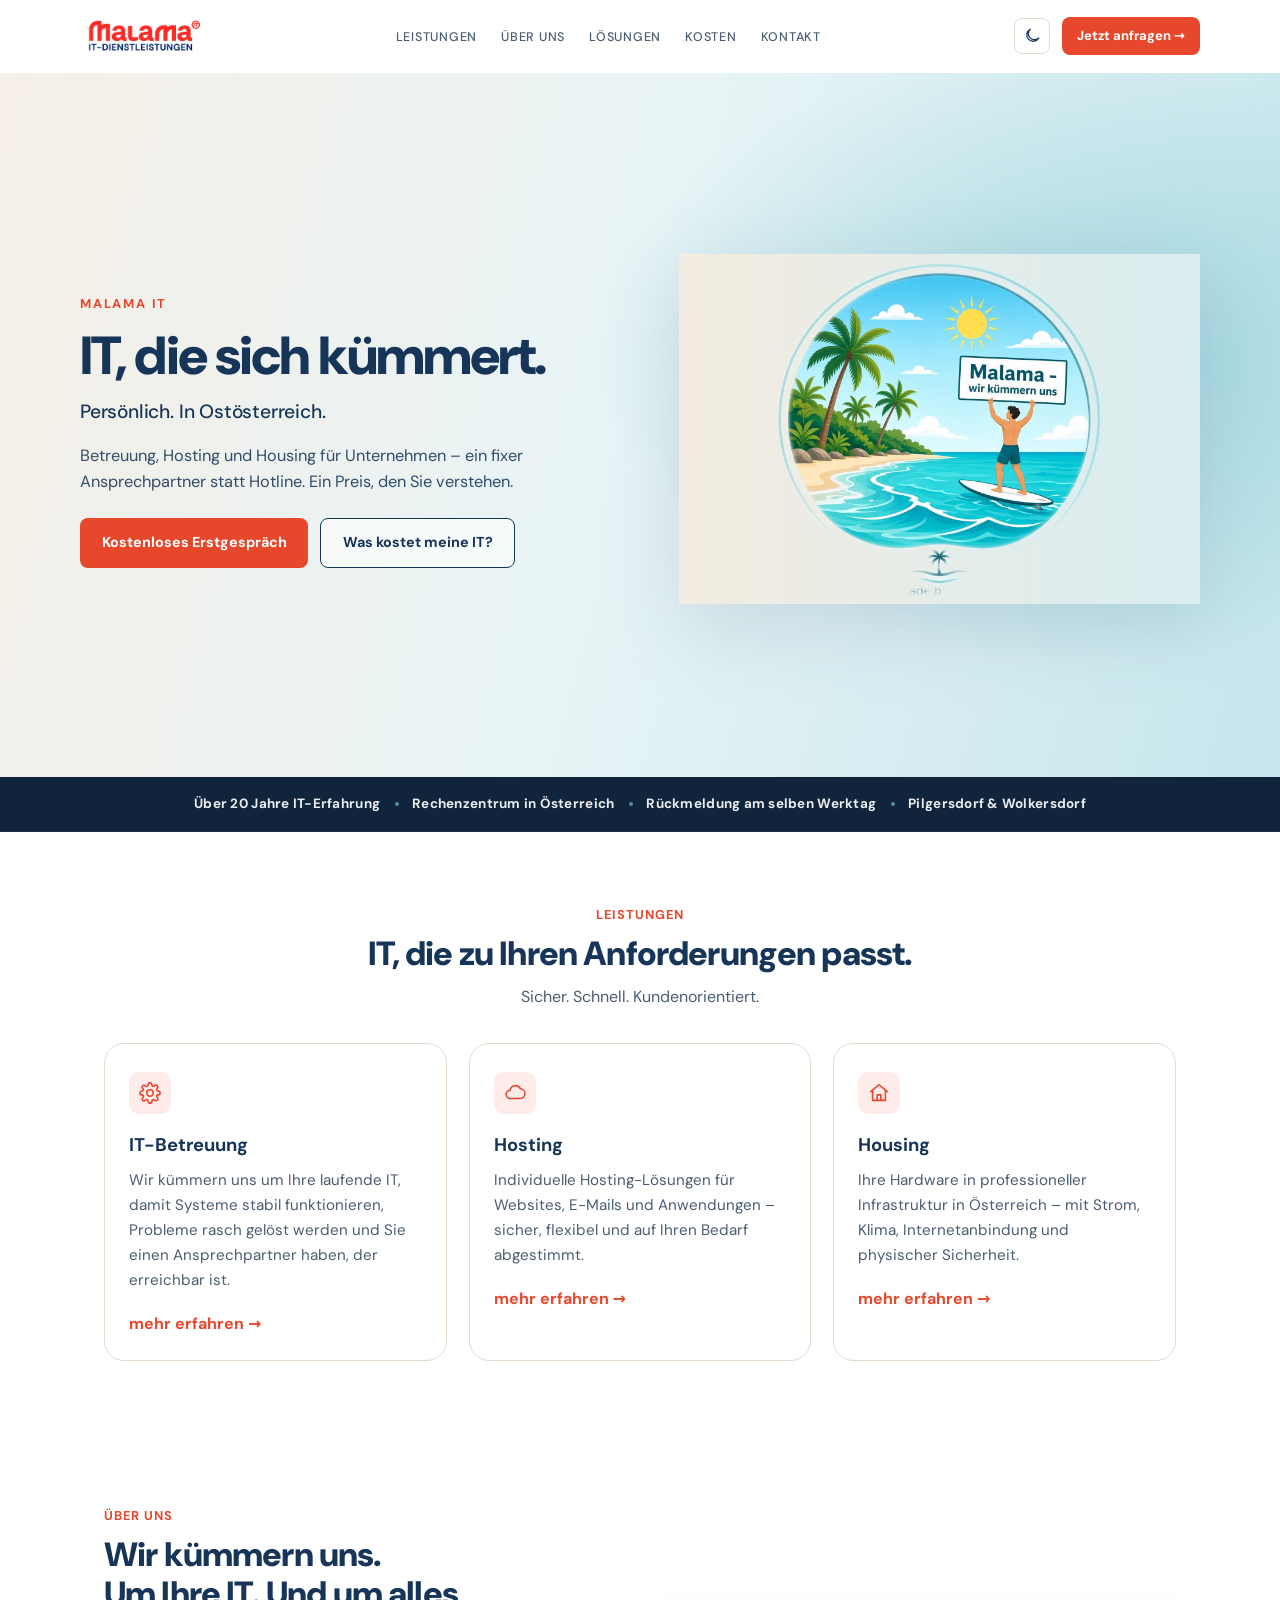
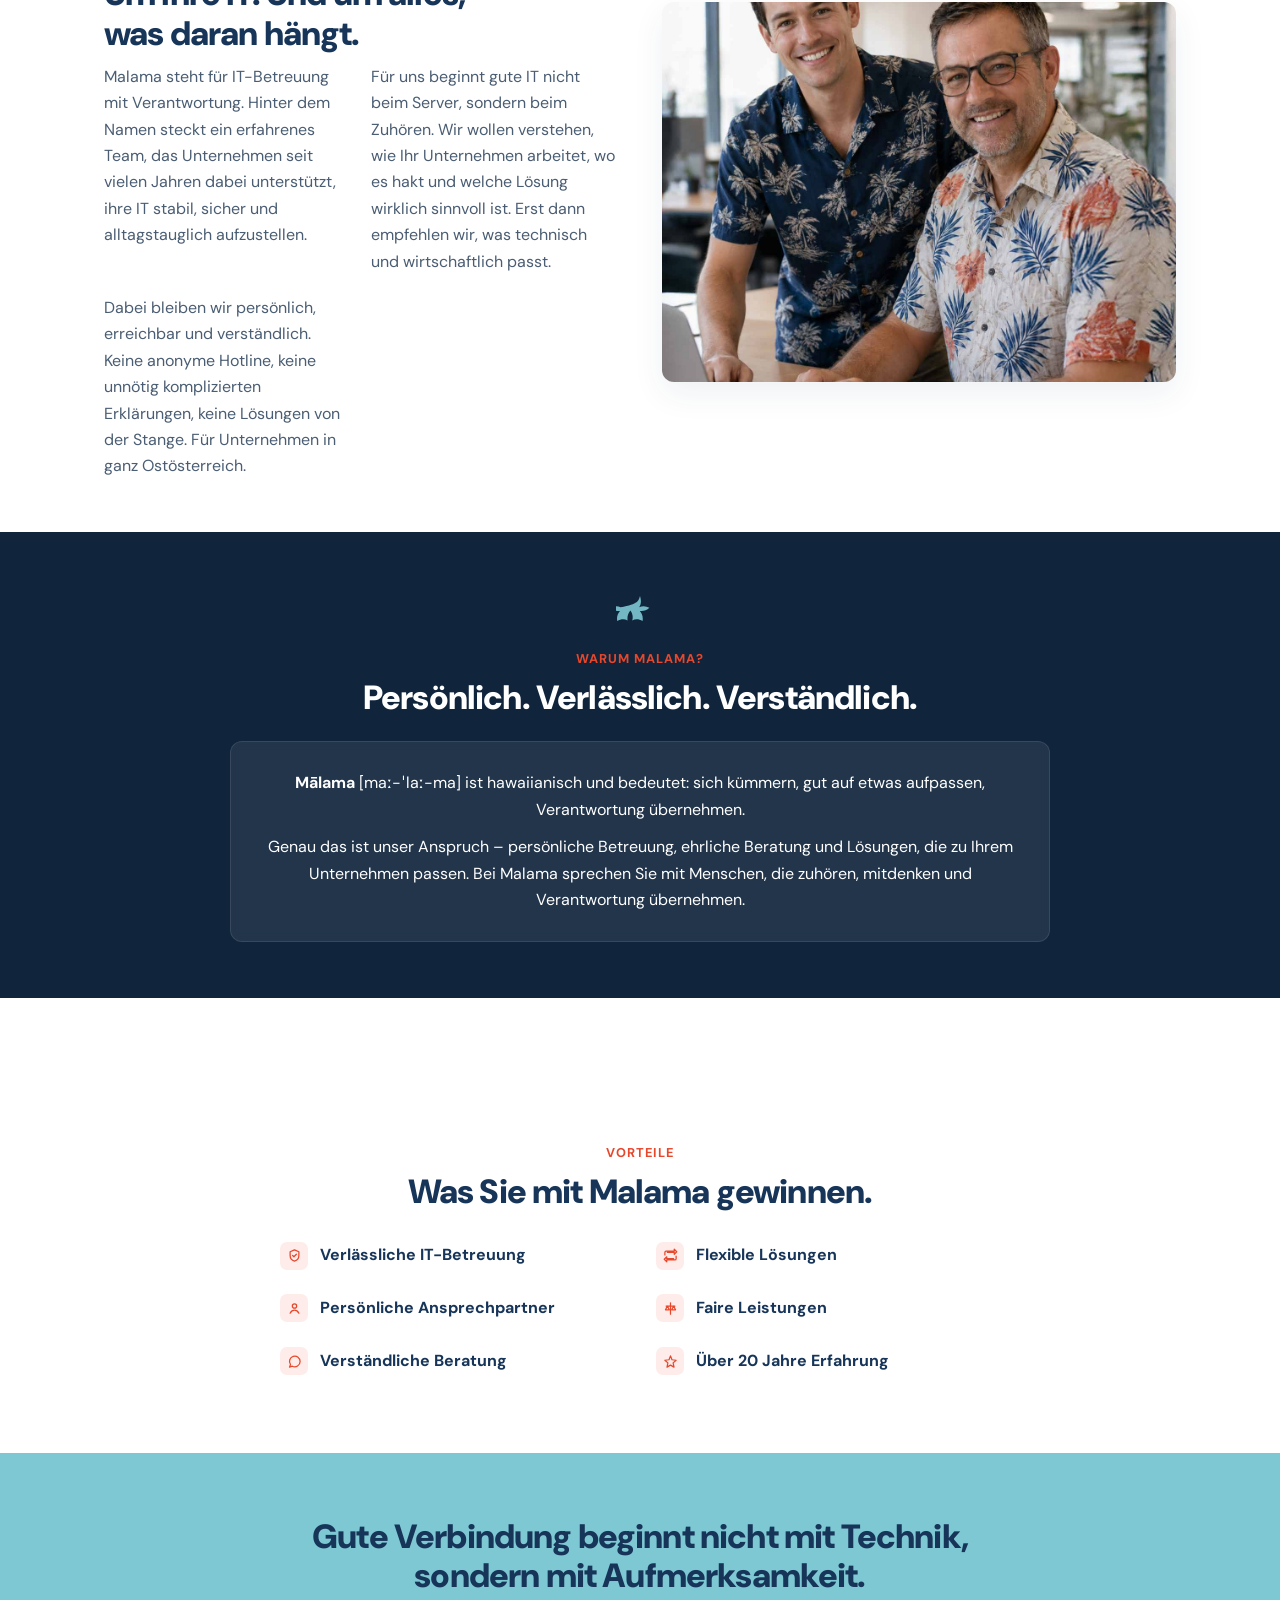
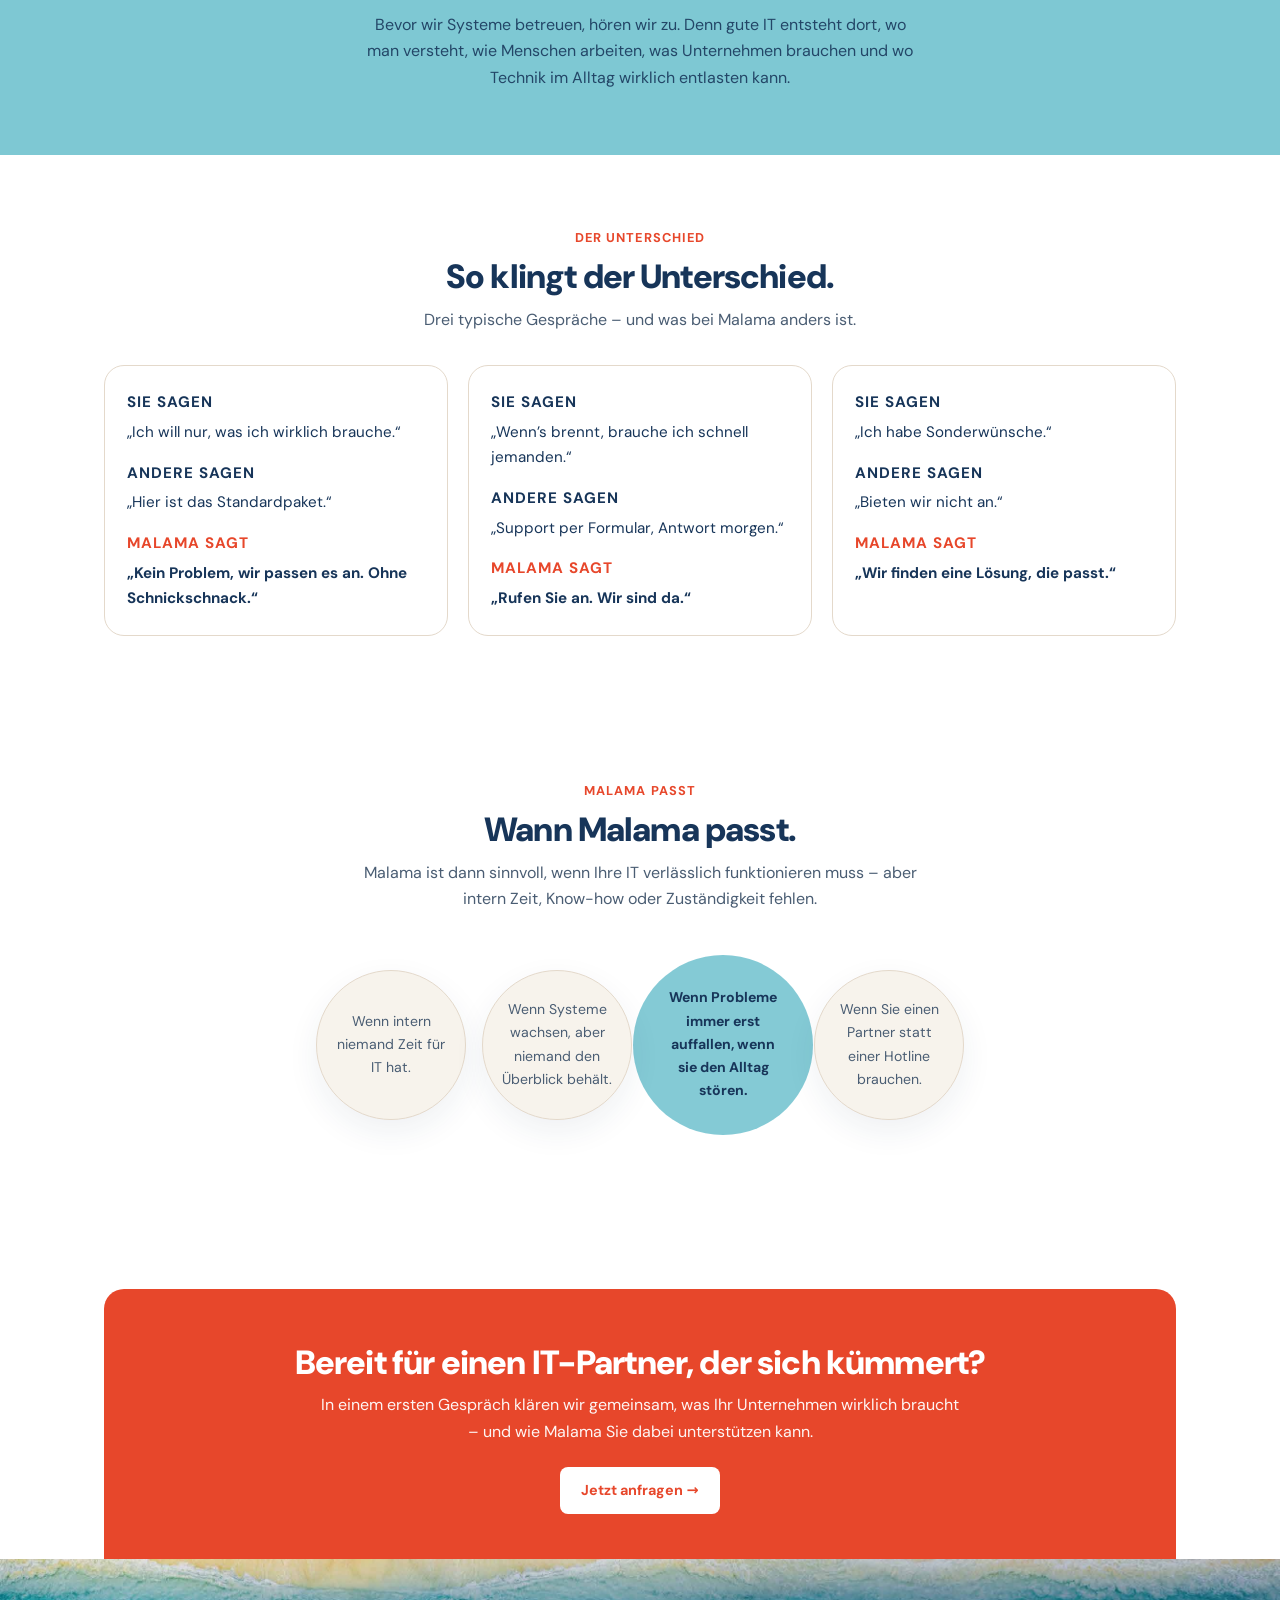
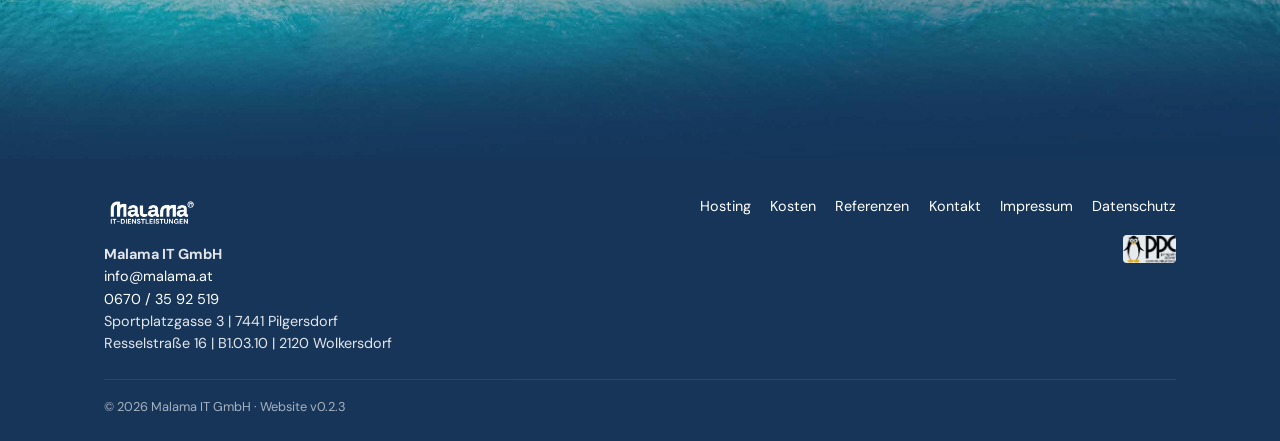
<file: theweb/index.html>
<!DOCTYPE html>
<html lang="de">
<head>
  <meta charset="UTF-8">
  <meta name="viewport" content="width=device-width, initial-scale=1.0">
  <!-- Security (HTML-seitig; vollständige Header via .htaccess / web.config / _headers) -->
  <meta http-equiv="Content-Security-Policy" content="default-src 'self'; base-uri 'self'; object-src 'none'; frame-src 'none'; worker-src 'none'; manifest-src 'self'; media-src 'self'; font-src 'self'; img-src 'self' data:; style-src 'self' 'unsafe-inline'; script-src 'self' 'unsafe-inline'; connect-src 'self'; form-action 'self' mailto:; upgrade-insecure-requests">
  <meta name="referrer" content="strict-origin-when-cross-origin">
  <meta name="version" content="0.2.3">
  <meta name="version-date" content="2026-11-27">
  <title>Malama IT – IT, die sich kümmert | Ostösterreich</title>
  <meta name="description" content="Malama IT aus Pilgersdorf: persönliche IT-Betreuung, Hosting und Housing in Ostösterreich. Ein fixer Ansprechpartner, faire Preise, über 20 Jahre Erfahrung.">
  <meta name="author" content="Malama IT GmbH">
  <meta name="theme-color" content="#173559">
  <meta name="color-scheme" content="light dark">
  <meta name="format-detection" content="telephone=yes">
  <link rel="canonical" href="https://malama.at/">
  <meta property="og:title" content="Malama IT – IT, die sich kümmert">
  <meta property="og:description" content="Persönliche IT-Betreuung, Hosting und Housing für Unternehmen in Ostösterreich.">
  <meta property="og:image" content="https://malama.at/assets/images/og-image.jpg">
  <meta property="og:type" content="website">
  <meta property="og:url" content="https://malama.at/">
  <meta property="og:locale" content="de_AT">
  <meta property="og:site_name" content="Malama IT">
  <meta name="twitter:card" content="summary_large_image">
  <meta name="twitter:title" content="Malama IT – IT, die sich kümmert">
  <meta name="twitter:description" content="Persönliche IT-Betreuung, Hosting und Housing für Unternehmen in Ostösterreich.">
  <meta name="twitter:image" content="https://malama.at/assets/images/og-image.jpg">
  <link rel="icon" type="image/png" href="assets/images/favicon.png">
  <link rel="apple-touch-icon" href="assets/images/apple-touch-icon.png">
  <link rel="manifest" href="site.webmanifest">
  <link rel="author" type="text/plain" href="humans.txt">
  <link rel="stylesheet" href="assets/fonts/dm-sans.css">
  <link rel="stylesheet" href="assets/css/styles.css">
  <script type="application/ld+json">
  {
    "@context": "https://schema.org",
    "@type": "ProfessionalService",
    "name": "Malama IT GmbH",
    "alternateName": "Malama IT",
    "url": "https://malama.at/",
    "logo": "https://malama.at/assets/images/favicon.png",
    "image": "https://malama.at/assets/images/og-image.jpg",
    "description": "Persönliche IT-Betreuung, Hosting und Housing für Unternehmen in Ostösterreich.",
    "slogan": "IT, die sich kümmert.",
    "email": "info@malama.at",
    "telephone": "+43-670-3592519",
    "areaServed": {
      "@type": "AdministrativeArea",
      "name": "Ostösterreich"
    },
    "address": [
      {
        "@type": "PostalAddress",
        "streetAddress": "Sportplatzgasse 3",
        "postalCode": "7441",
        "addressLocality": "Pilgersdorf",
        "addressCountry": "AT"
      },
      {
        "@type": "PostalAddress",
        "streetAddress": "Resselstraße 16, B1.03.10",
        "postalCode": "2120",
        "addressLocality": "Wolkersdorf",
        "addressCountry": "AT"
      }
    ],
    "sameAs": [
      "https://ppc.at"
    ],
    "contactPoint": [
      {
        "@type": "ContactPoint",
        "telephone": "+43-670-3592519",
        "contactType": "customer service",
        "availableLanguage": ["German", "de"],
        "areaServed": "AT"
      }
    ]
  }
  </script>
</head>
<body>
  <header>
    <div class="container header-inner">
      <a href="index.html" class="logo">
        <img src="assets/images/malama_it_logo_light.jpg" alt="Malama IT" class="logo-img logo-img-light">
        <img src="assets/images/malama_it_logo_dark.jpg" alt="Malama IT" class="logo-img logo-img-dark">
      </a>
      <nav>
        <ul>
          <li><a href="#leistungen">Leistungen</a></li>
          <li><a href="#ueber-uns">Über uns</a></li>
          <li><a href="hosting.html">Lösungen</a></li>
          <li><a href="kosten.html">Kosten</a></li>
          <li><a href="kontakt.html">Kontakt</a></li>
        </ul>
      </nav>
      <div class="header-controls">
        <button id="theme-toggle" class="theme-toggle" type="button" aria-label="Dark Mode"></button>
        <a href="kontakt.html" class="btn btn-sm">Jetzt anfragen →</a>
      </div>
    </div>
  </header>

  <main>
    <section class="hero">
      <div class="container hero-inner">
        <div class="hero-text">
          <p class="hero-brand">Malama IT</p>
          <h1>IT, die sich kümmert.</h1>
          <p class="kicker">Persönlich. In Ostösterreich.</p>
          <p class="hero-sub">Betreuung, Hosting und Housing für Unternehmen – ein fixer Ansprechpartner statt Hotline. Ein Preis, den Sie verstehen.</p>
          <div class="hero-actions">
            <a href="kontakt.html" class="btn">Kostenloses Erstgespräch</a>
            <a href="kosten.html" class="btn btn-outline hero-btn-outline">Was kostet meine IT?</a>
          </div>
        </div>
        <div class="hero-visual">
          <img src="assets/images/swvoc_light.jpg" alt="Malama – wir kümmern uns" class="hero-img hero-img-light">
          <img src="assets/images/swvoc_dark.jpg" alt="Malama – wir kümmern uns" class="hero-img hero-img-dark">
        </div>
      </div>
    </section>

    <div class="trust-strip">
      <div class="container trust-inner">
        <span>Über 20 Jahre IT-Erfahrung</span>
        <span>Rechenzentrum in Österreich</span>
        <span>Rückmeldung am selben Werktag</span>
        <span>Pilgersdorf &amp; Wolkersdorf</span>
      </div>
    </div>

    <section id="leistungen" class="reveal">
      <div class="container center">
        <p class="eyebrow">Leistungen</p>
        <h2>IT, die zu Ihren Anforderungen passt.</h2>
        <p class="lead">Sicher. Schnell. Kundenorientiert.</p>
        <div class="grid-3" style="text-align:left;">
          <article class="service-card">
            <div class="icon" aria-hidden="true">
              <svg viewBox="0 0 24 24"><path d="M12 15.5a3.5 3.5 0 1 0 0-7 3.5 3.5 0 0 0 0 7Z"/><path d="M19.4 15a1.7 1.7 0 0 0 .3 1.8l.1.1a2 2 0 1 1-2.8 2.8l-.1-.1a1.7 1.7 0 0 0-1.8-.3 1.7 1.7 0 0 0-1 1.5V21a2 2 0 1 1-4 0v-.1a1.7 1.7 0 0 0-1.1-1.5 1.7 1.7 0 0 0-1.8.3l-.1.1a2 2 0 1 1-2.8-2.8l.1-.1a1.7 1.7 0 0 0 .3-1.8 1.7 1.7 0 0 0-1.5-1H3a2 2 0 1 1 0-4h.1a1.7 1.7 0 0 0 1.5-1.1 1.7 1.7 0 0 0-.3-1.8l-.1-.1a2 2 0 1 1 2.8-2.8l.1.1a1.7 1.7 0 0 0 1.8.3H9a1.7 1.7 0 0 0 1-1.5V3a2 2 0 1 1 4 0v.1a1.7 1.7 0 0 0 1 1.5 1.7 1.7 0 0 0 1.8-.3l.1-.1a2 2 0 1 1 2.8 2.8l-.1.1a1.7 1.7 0 0 0-.3 1.8V9c.3.6.9 1 1.5 1H21a2 2 0 1 1 0 4h-.1a1.7 1.7 0 0 0-1.5 1Z"/></svg>
            </div>
            <h3>IT-Betreuung</h3>
            <p>Wir kümmern uns um Ihre laufende IT, damit Systeme stabil funktionieren, Probleme rasch gelöst werden und Sie einen Ansprechpartner haben, der erreichbar ist.</p>
            <a class="more" href="#ueber-uns">mehr erfahren →</a>
          </article>
          <article class="service-card">
            <div class="icon" aria-hidden="true">
              <svg viewBox="0 0 24 24"><path d="M7 18a4.5 4.5 0 0 1-.4-9 6 6 0 0 1 11.3-1.7A4 4 0 0 1 17 18H7Z"/></svg>
            </div>
            <h3>Hosting</h3>
            <p>Individuelle Hosting-Lösungen für Websites, E-Mails und Anwendungen – sicher, flexibel und auf Ihren Bedarf abgestimmt.</p>
            <a class="more" href="hosting.html">mehr erfahren →</a>
          </article>
          <article class="service-card">
            <div class="icon" aria-hidden="true">
              <svg viewBox="0 0 24 24"><path d="M3 10.5 12 3l9 7.5"/><path d="M5 9.5V20h14V9.5"/><path d="M10 20v-6h4v6"/></svg>
            </div>
            <h3>Housing</h3>
            <p>Ihre Hardware in professioneller Infrastruktur in Österreich – mit Strom, Klima, Internetanbindung und physischer Sicherheit.</p>
            <a class="more" href="kontakt.html?topic=Housing">mehr erfahren →</a>
          </article>
        </div>
      </div>
    </section>

    <section id="ueber-uns" class="reveal">
      <div class="container">
        <div class="about-grid">
          <div>
            <p class="eyebrow">Über uns</p>
            <h2>Wir kümmern uns.<br>Um Ihre IT. Und um alles,<br>was daran hängt.</h2>
            <div class="about-copy">
              <p>Malama steht für IT-Betreuung mit Verantwortung. Hinter dem Namen steckt ein erfahrenes Team, das Unternehmen seit vielen Jahren dabei unterstützt, ihre IT stabil, sicher und alltagstauglich aufzustellen.</p>
              <p>Für uns beginnt gute IT nicht beim Server, sondern beim Zuhören. Wir wollen verstehen, wie Ihr Unternehmen arbeitet, wo es hakt und welche Lösung wirklich sinnvoll ist. Erst dann empfehlen wir, was technisch und wirtschaftlich passt.</p>
              <p>Dabei bleiben wir persönlich, erreichbar und verständlich. Keine anonyme Hotline, keine unnötig komplizierten Erklärungen, keine Lösungen von der Stange. Für Unternehmen in ganz Ostösterreich.</p>
            </div>
          </div>
          <div class="about-photo">
            <img src="assets/images/team.jpg" alt="Malama IT – Team">
          </div>
        </div>
      </div>
      <div class="why-band">
        <div class="container why-inner">
          <div class="hibiscus" aria-hidden="true">
            <svg viewBox="0 0 48 48"><path d="M24 8c1.5 4.5 1.2 8.2-.8 11.2 3.2-1.4 6.8-1.2 10.2.6-2.8 2.6-6.2 3.6-9.6 3.1 2.4 2.6 3.4 6 2.8 10.1-3.8-2-7.2-2.2-10.4-.4 1.1-3.6.4-7.2-1.8-10.2-2.4 2.8-3.4 6.2-2.8 10.2-3.2-1.8-6.6-1.6-10.4.4-.6-4.1.4-7.5 2.8-10.1-3.4.5-6.8-.5-9.6-3.1 3.4-1.8 7-2 10.2-.6C22.8 16.2 22.5 12.5 24 8Z"/></svg>
          </div>
          <p class="eyebrow">Warum Malama?</p>
          <h2>Persönlich. Verlässlich. Verständlich.</h2>
          <div class="why-box">
            <p><strong>Mālama</strong> [maː-ˈlaː-ma] ist hawaiianisch und bedeutet: sich kümmern, gut auf etwas aufpassen, Verantwortung übernehmen.</p>
            <p style="margin-top:0.7rem;">Genau das ist unser Anspruch – persönliche Betreuung, ehrliche Beratung und Lösungen, die zu Ihrem Unternehmen passen. Bei Malama sprechen Sie mit Menschen, die zuhören, mitdenken und Verantwortung übernehmen.</p>
          </div>
        </div>
      </div>
    </section>

    <section class="reveal">
      <div class="container center">
        <p class="eyebrow">Vorteile</p>
        <h2>Was Sie mit Malama gewinnen.</h2>
        <div class="benefits-grid" style="text-align:left; margin-top:1.5rem;">
          <div class="benefit"><span class="ico" aria-hidden="true"><svg viewBox="0 0 24 24"><path d="M12 3 5 6v6c0 4.5 3 7.8 7 9 4-1.2 7-4.5 7-9V6l-7-3Z"/><path d="m9 12 2 2 4-4"/></svg></span> Verlässliche IT-Betreuung</div>
          <div class="benefit"><span class="ico" aria-hidden="true"><svg viewBox="0 0 24 24"><path d="M7 7h11v3l4-4-4-4v3H5a2 2 0 0 0-2 2v4"/><path d="M17 17H6v-3l-4 4 4 4v-3h13a2 2 0 0 0 2-2v-4"/></svg></span> Flexible Lösungen</div>
          <div class="benefit"><span class="ico" aria-hidden="true"><svg viewBox="0 0 24 24"><circle cx="12" cy="8" r="3.5"/><path d="M5 19.5c1.8-3.2 4.2-4.8 7-4.8s5.2 1.6 7 4.8"/></svg></span> Persönliche Ansprechpartner</div>
          <div class="benefit"><span class="ico" aria-hidden="true"><svg viewBox="0 0 24 24"><path d="M12 3v18M5 8h14M7 8l-3 6h6L7 8Zm10 0-3 6h6l-3-6Z"/></svg></span> Faire Leistungen</div>
          <div class="benefit"><span class="ico" aria-hidden="true"><svg viewBox="0 0 24 24"><path d="M21 12a8.5 8.5 0 0 1-12.4 7.5L4 21l1.6-4.2A8.5 8.5 0 1 1 21 12Z"/></svg></span> Verständliche Beratung</div>
          <div class="benefit"><span class="ico" aria-hidden="true"><svg viewBox="0 0 24 24"><path d="m12 3 2.4 6.2L21 10l-4.8 4.2L17.6 21 12 17.8 6.4 21l1.4-6.8L3 10l6.6-.8L12 3Z"/></svg></span> Über 20 Jahre Erfahrung</div>
        </div>
      </div>
    </section>

    <section class="quote-band">
      <div class="container">
        <h2>Gute Verbindung beginnt nicht mit Technik, sondern mit Aufmerksamkeit.</h2>
        <p>Bevor wir Systeme betreuen, hören wir zu. Denn gute IT entsteht dort, wo man versteht, wie Menschen arbeiten, was Unternehmen brauchen und wo Technik im Alltag wirklich entlasten kann.</p>
      </div>
    </section>

    <section id="unterschied" class="reveal">
      <div class="container center">
        <p class="eyebrow">Der Unterschied</p>
        <h2>So klingt der Unterschied.</h2>
        <p class="lead">Drei typische Gespräche – und was bei Malama anders ist.</p>
        <div class="diff-grid" style="text-align:left;">
          <article class="diff-card">
            <p class="diff-label">Sie sagen</p>
            <p>„Ich will nur, was ich wirklich brauche.“</p>
            <p class="diff-label">Andere sagen</p>
            <p>„Hier ist das Standardpaket.“</p>
            <p class="diff-label malama">Malama sagt</p>
            <p><strong>„Kein Problem, wir passen es an. Ohne Schnickschnack.“</strong></p>
          </article>
          <article class="diff-card">
            <p class="diff-label">Sie sagen</p>
            <p>„Wenn’s brennt, brauche ich schnell jemanden.“</p>
            <p class="diff-label">Andere sagen</p>
            <p>„Support per Formular, Antwort morgen.“</p>
            <p class="diff-label malama">Malama sagt</p>
            <p><strong>„Rufen Sie an. Wir sind da.“</strong></p>
          </article>
          <article class="diff-card">
            <p class="diff-label">Sie sagen</p>
            <p>„Ich habe Sonderwünsche.“</p>
            <p class="diff-label">Andere sagen</p>
            <p>„Bieten wir nicht an.“</p>
            <p class="diff-label malama">Malama sagt</p>
            <p><strong>„Wir finden eine Lösung, die passt.“</strong></p>
          </article>
        </div>
      </div>
    </section>

    <section class="reveal">
      <div class="container center">
        <p class="eyebrow">Malama passt</p>
        <h2>Wann Malama passt.</h2>
        <p class="lead">Malama ist dann sinnvoll, wenn Ihre IT verlässlich funktionieren muss – aber intern Zeit, Know-how oder Zuständigkeit fehlen.</p>
        <div class="fit-row" id="fit-row">
          <div class="bubble-slider" id="bubble-slider" aria-hidden="true"></div>
          <div class="bubble">Wenn intern niemand Zeit für IT hat.</div>
          <div class="bubble">Wenn Systeme wachsen, aber niemand den Überblick behält.</div>
          <div class="bubble">Wenn Probleme immer erst auffallen, wenn sie den Alltag stören.</div>
          <div class="bubble">Wenn Sie einen Partner statt einer Hotline brauchen.</div>
        </div>
      </div>
    </section>

    <section style="padding-bottom:0;">
      <div class="container">
        <div class="cta-band">
          <h2>Bereit für einen IT-Partner, der sich kümmert?</h2>
          <p>In einem ersten Gespräch klären wir gemeinsam, was Ihr Unternehmen wirklich braucht – und wie Malama Sie dabei unterstützen kann.</p>
          <a href="kontakt.html" class="btn btn-white">Jetzt anfragen →</a>
        </div>
      </div>
    </section>
  </main>

  <div class="footer-hero"></div>
  <footer class="site-footer">
    <div class="container">
      <div class="footer-inner">
        <div class="footer-brand">
          <img src="assets/images/Malama_IT_Logo_1c_weiss.png" alt="Malama IT">
          <div class="footer-contact">
            <p><strong>Malama IT GmbH</strong></p>
            <p><a href="mailto:info@malama.at">info@malama.at</a><br>
            <a href="tel:+436703592519">0670 / 35 92 519</a></p>
            <p>Sportplatzgasse 3 | 7441 Pilgersdorf<br>
            Resselstraße 16 | B1.03.10 | 2120 Wolkersdorf</p>
          </div>
        </div>
        <div class="footer-right">
          <div class="footer-links">
            <a href="hosting.html">Hosting</a>
            <a href="kosten.html">Kosten</a>
            <a href="referenzen.html">Referenzen</a>
            <a href="kontakt.html">Kontakt</a>
            <a href="impressum.html">Impressum</a>
            <a href="datenschutz.html">Datenschutz</a>
          </div>
          <a href="https://ppc.at" target="_blank" rel="noopener noreferrer" class="footer-ppc" title="PPC">
            <img src="assets/images/ppc_logo.jpg" alt="PPC">
          </a>
        </div>
      </div>
      <div class="footer-bottom">© 2026 Malama IT GmbH · Website v0.2.3</div>
    </div>
  </footer>

  <nav class="mobile-cta" aria-label="Schnellkontakt">
    <a href="tel:+436703592519" class="mobile-cta-call">Anrufen</a>
    <a href="kontakt.html" class="mobile-cta-mail">Anfrage senden</a>
  </nav>

  <script src="assets/js/main.js"></script>
</body>
</html>
</file>
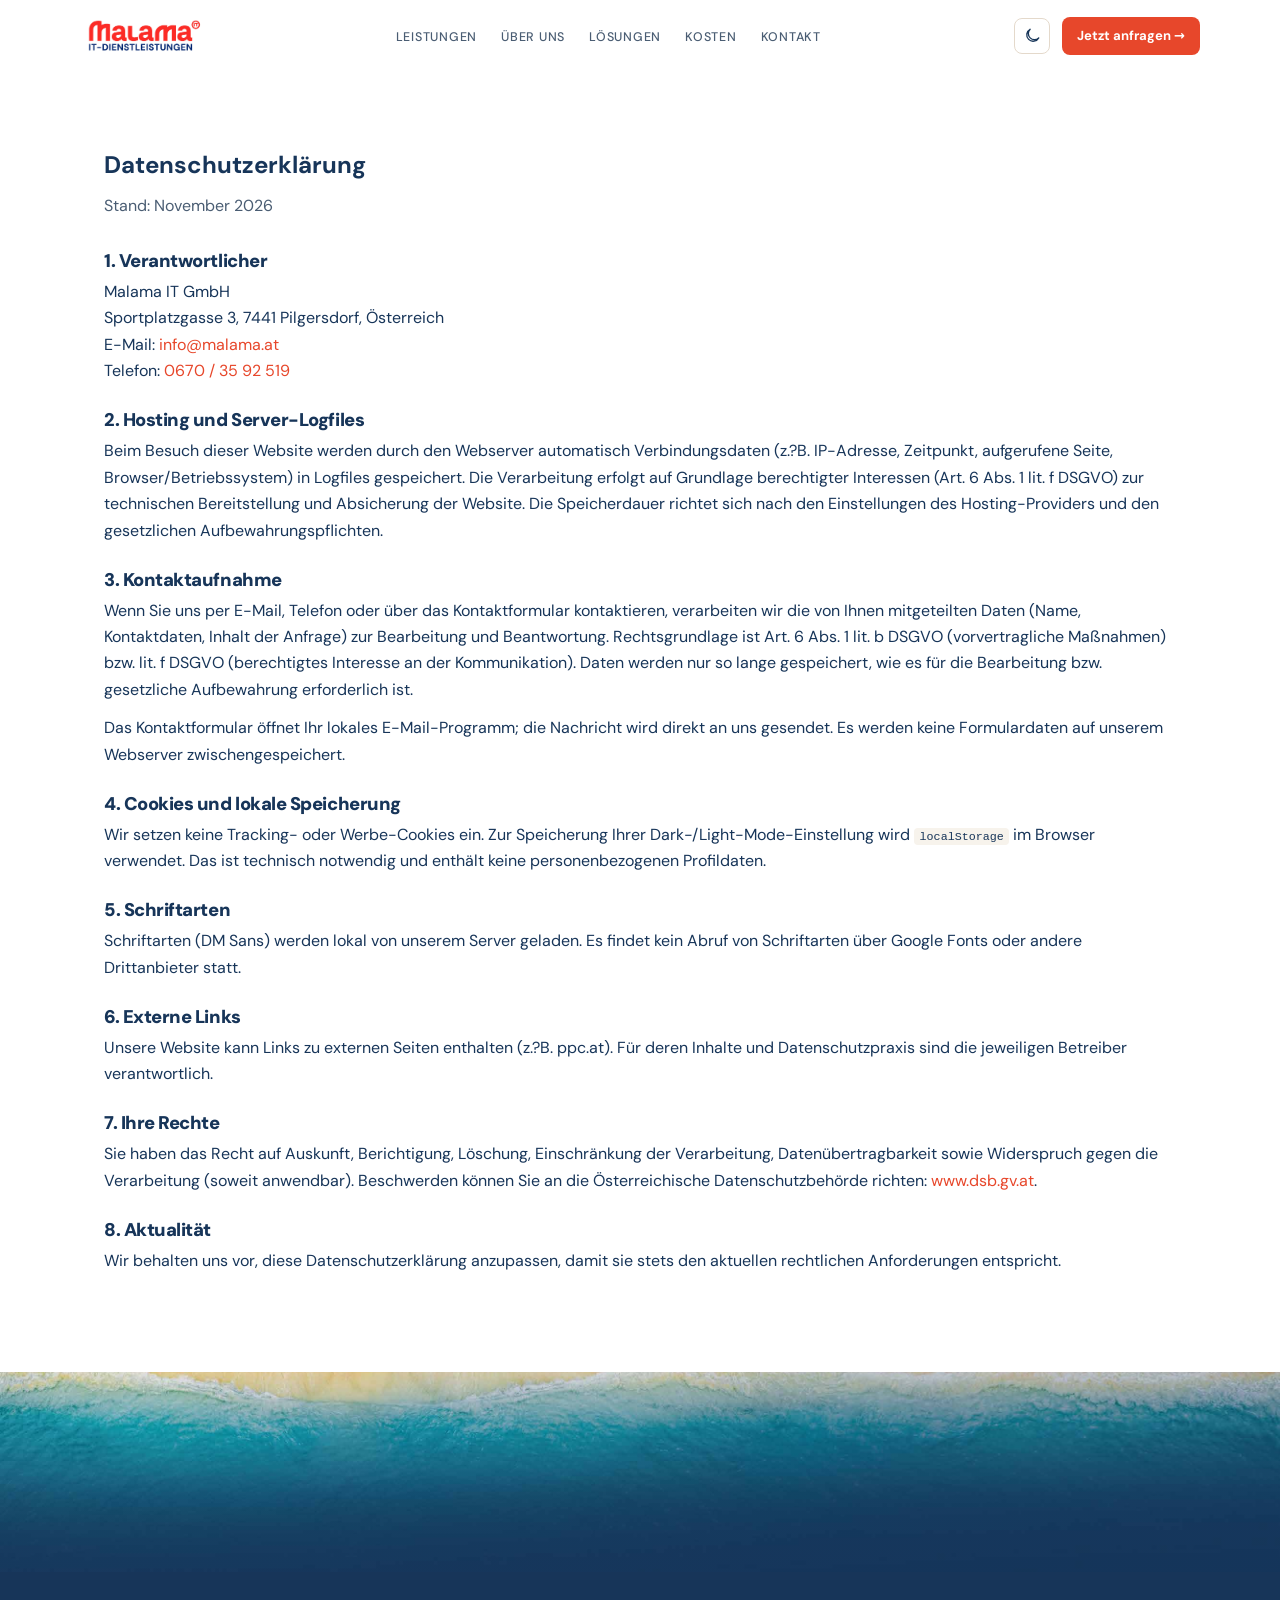
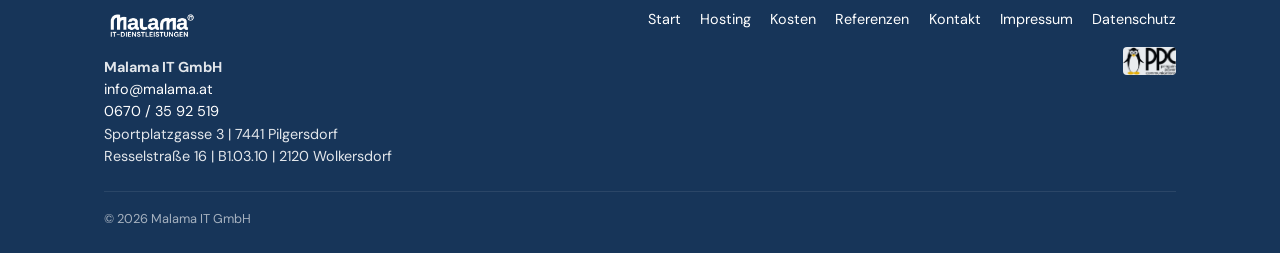
<file: theweb/datenschutz.html>
<!DOCTYPE html>
<html lang="de">
<head>
  <meta charset="UTF-8">
  <meta name="viewport" content="width=device-width, initial-scale=1.0">
  <!-- Security (HTML-seitig; vollständige Header via .htaccess / web.config / _headers) -->
  <meta http-equiv="Content-Security-Policy" content="default-src 'self'; base-uri 'self'; object-src 'none'; frame-src 'none'; worker-src 'none'; manifest-src 'self'; media-src 'self'; font-src 'self'; img-src 'self' data:; style-src 'self' 'unsafe-inline'; script-src 'self' 'unsafe-inline'; connect-src 'self'; form-action 'self' mailto:; upgrade-insecure-requests">
  <meta name="referrer" content="strict-origin-when-cross-origin">
  <title>Datenschutzerklärung – Malama IT</title>
  <meta name="description" content="Datenschutzerklärung der Malama IT GmbH.">
  <meta name="theme-color" content="#173559">
  <meta name="robots" content="index,follow">
  <link rel="canonical" href="https://malama.at/datenschutz.html">
  <meta property="og:title" content="Datenschutzerklärung – Malama IT">
  <meta property="og:image" content="https://malama.at/assets/images/og-image.jpg">
  <meta property="og:url" content="https://malama.at/datenschutz.html">
  <link rel="icon" type="image/png" href="assets/images/favicon.png">
  <link rel="apple-touch-icon" href="assets/images/apple-touch-icon.png">
  <link rel="manifest" href="site.webmanifest">
  <link rel="stylesheet" href="assets/fonts/dm-sans.css">
  <link rel="stylesheet" href="assets/css/styles.css">
</head>
<body>
  <header>
    <div class="container header-inner">
      <a href="index.html" class="logo">
        <img src="assets/images/malama_it_logo_light.jpg" alt="Malama IT" class="logo-img logo-img-light">
        <img src="assets/images/malama_it_logo_dark.jpg" alt="Malama IT" class="logo-img logo-img-dark">
      </a>
      <nav>
        <ul>
          <li><a href="index.html#leistungen">Leistungen</a></li>
          <li><a href="index.html#ueber-uns">Über uns</a></li>
          <li><a href="hosting.html">Lösungen</a></li>
          <li><a href="kosten.html">Kosten</a></li>
          <li><a href="kontakt.html">Kontakt</a></li>
        </ul>
      </nav>
      <div class="header-controls">
        <button id="theme-toggle" class="theme-toggle" type="button" aria-label="Dark Mode"></button>
        <a href="kontakt.html" class="btn btn-sm">Jetzt anfragen →</a>
      </div>
    </div>
  </header>

  <main>
    <section>
      <div class="container legal-content">
        <h1>Datenschutzerklärung</h1>
        <p class="lead">Stand: November 2026</p>

        <div class="impressum-block">
          <h2>1. Verantwortlicher</h2>
          <p>
            Malama IT GmbH<br>
            Sportplatzgasse 3, 7441 Pilgersdorf, Österreich<br>
            E-Mail: <a href="mailto:info@malama.at">info@malama.at</a><br>
            Telefon: <a href="tel:+436703592519">0670 / 35 92 519</a>
          </p>
        </div>

        <div class="impressum-block">
          <h2>2. Hosting und Server-Logfiles</h2>
          <p>Beim Besuch dieser Website werden durch den Webserver automatisch Verbindungsdaten (z.?B. IP-Adresse, Zeitpunkt, aufgerufene Seite, Browser/Betriebssystem) in Logfiles gespeichert. Die Verarbeitung erfolgt auf Grundlage berechtigter Interessen (Art. 6 Abs. 1 lit. f DSGVO) zur technischen Bereitstellung und Absicherung der Website. Die Speicherdauer richtet sich nach den Einstellungen des Hosting-Providers und den gesetzlichen Aufbewahrungspflichten.</p>
        </div>

        <div class="impressum-block">
          <h2>3. Kontaktaufnahme</h2>
          <p>Wenn Sie uns per E-Mail, Telefon oder über das Kontaktformular kontaktieren, verarbeiten wir die von Ihnen mitgeteilten Daten (Name, Kontaktdaten, Inhalt der Anfrage) zur Bearbeitung und Beantwortung. Rechtsgrundlage ist Art. 6 Abs. 1 lit. b DSGVO (vorvertragliche Maßnahmen) bzw. lit. f DSGVO (berechtigtes Interesse an der Kommunikation). Daten werden nur so lange gespeichert, wie es für die Bearbeitung bzw. gesetzliche Aufbewahrung erforderlich ist.</p>
          <p style="margin-top:0.75rem;">Das Kontaktformular öffnet Ihr lokales E-Mail-Programm; die Nachricht wird direkt an uns gesendet. Es werden keine Formulardaten auf unserem Webserver zwischengespeichert.</p>
        </div>

        <div class="impressum-block">
          <h2>4. Cookies und lokale Speicherung</h2>
          <p>Wir setzen keine Tracking- oder Werbe-Cookies ein. Zur Speicherung Ihrer Dark-/Light-Mode-Einstellung wird <code>localStorage</code> im Browser verwendet. Das ist technisch notwendig und enthält keine personenbezogenen Profildaten.</p>
        </div>

        <div class="impressum-block">
          <h2>5. Schriftarten</h2>
          <p>Schriftarten (DM Sans) werden lokal von unserem Server geladen. Es findet kein Abruf von Schriftarten über Google Fonts oder andere Drittanbieter statt.</p>
        </div>

        <div class="impressum-block">
          <h2>6. Externe Links</h2>
          <p>Unsere Website kann Links zu externen Seiten enthalten (z.?B. ppc.at). Für deren Inhalte und Datenschutzpraxis sind die jeweiligen Betreiber verantwortlich.</p>
        </div>

        <div class="impressum-block">
          <h2>7. Ihre Rechte</h2>
          <p>Sie haben das Recht auf Auskunft, Berichtigung, Löschung, Einschränkung der Verarbeitung, Datenübertragbarkeit sowie Widerspruch gegen die Verarbeitung (soweit anwendbar). Beschwerden können Sie an die Österreichische Datenschutzbehörde richten: <a href="https://www.dsb.gv.at" target="_blank" rel="noopener noreferrer">www.dsb.gv.at</a>.</p>
        </div>

        <div class="impressum-block">
          <h2>8. Aktualität</h2>
          <p>Wir behalten uns vor, diese Datenschutzerklärung anzupassen, damit sie stets den aktuellen rechtlichen Anforderungen entspricht.</p>
        </div>
      </div>
    </section>
  </main>

  <div class="footer-hero"></div>
  <footer class="site-footer">
    <div class="container">
      <div class="footer-inner">
        <div class="footer-brand">
          <img src="assets/images/Malama_IT_Logo_1c_weiss.png" alt="Malama IT">
          <div class="footer-contact">
            <p><strong>Malama IT GmbH</strong></p>
            <p><a href="mailto:info@malama.at">info@malama.at</a><br>
            <a href="tel:+436703592519">0670 / 35 92 519</a></p>
            <p>Sportplatzgasse 3 | 7441 Pilgersdorf<br>
            Resselstraße 16 | B1.03.10 | 2120 Wolkersdorf</p>
          </div>
        </div>
        <div class="footer-right">
          <div class="footer-links">
            <a href="index.html">Start</a>
            <a href="hosting.html">Hosting</a>
            <a href="kosten.html">Kosten</a>
            <a href="referenzen.html">Referenzen</a>
            <a href="kontakt.html">Kontakt</a>
            <a href="impressum.html">Impressum</a>
            <a href="datenschutz.html">Datenschutz</a>
          </div>
          <a href="https://ppc.at" target="_blank" rel="noopener noreferrer" class="footer-ppc" title="PPC">
            <img src="assets/images/ppc_logo.jpg" alt="PPC">
          </a>
        </div>
      </div>
      <div class="footer-bottom">© 2026 Malama IT GmbH</div>
    </div>
  </footer>

  <nav class="mobile-cta" aria-label="Schnellkontakt">
    <a href="tel:+436703592519" class="mobile-cta-call">Anrufen</a>
    <a href="kontakt.html" class="mobile-cta-mail">Anfrage senden</a>
  </nav>

  <script src="assets/js/main.js"></script>
</body>
</html>
</file>
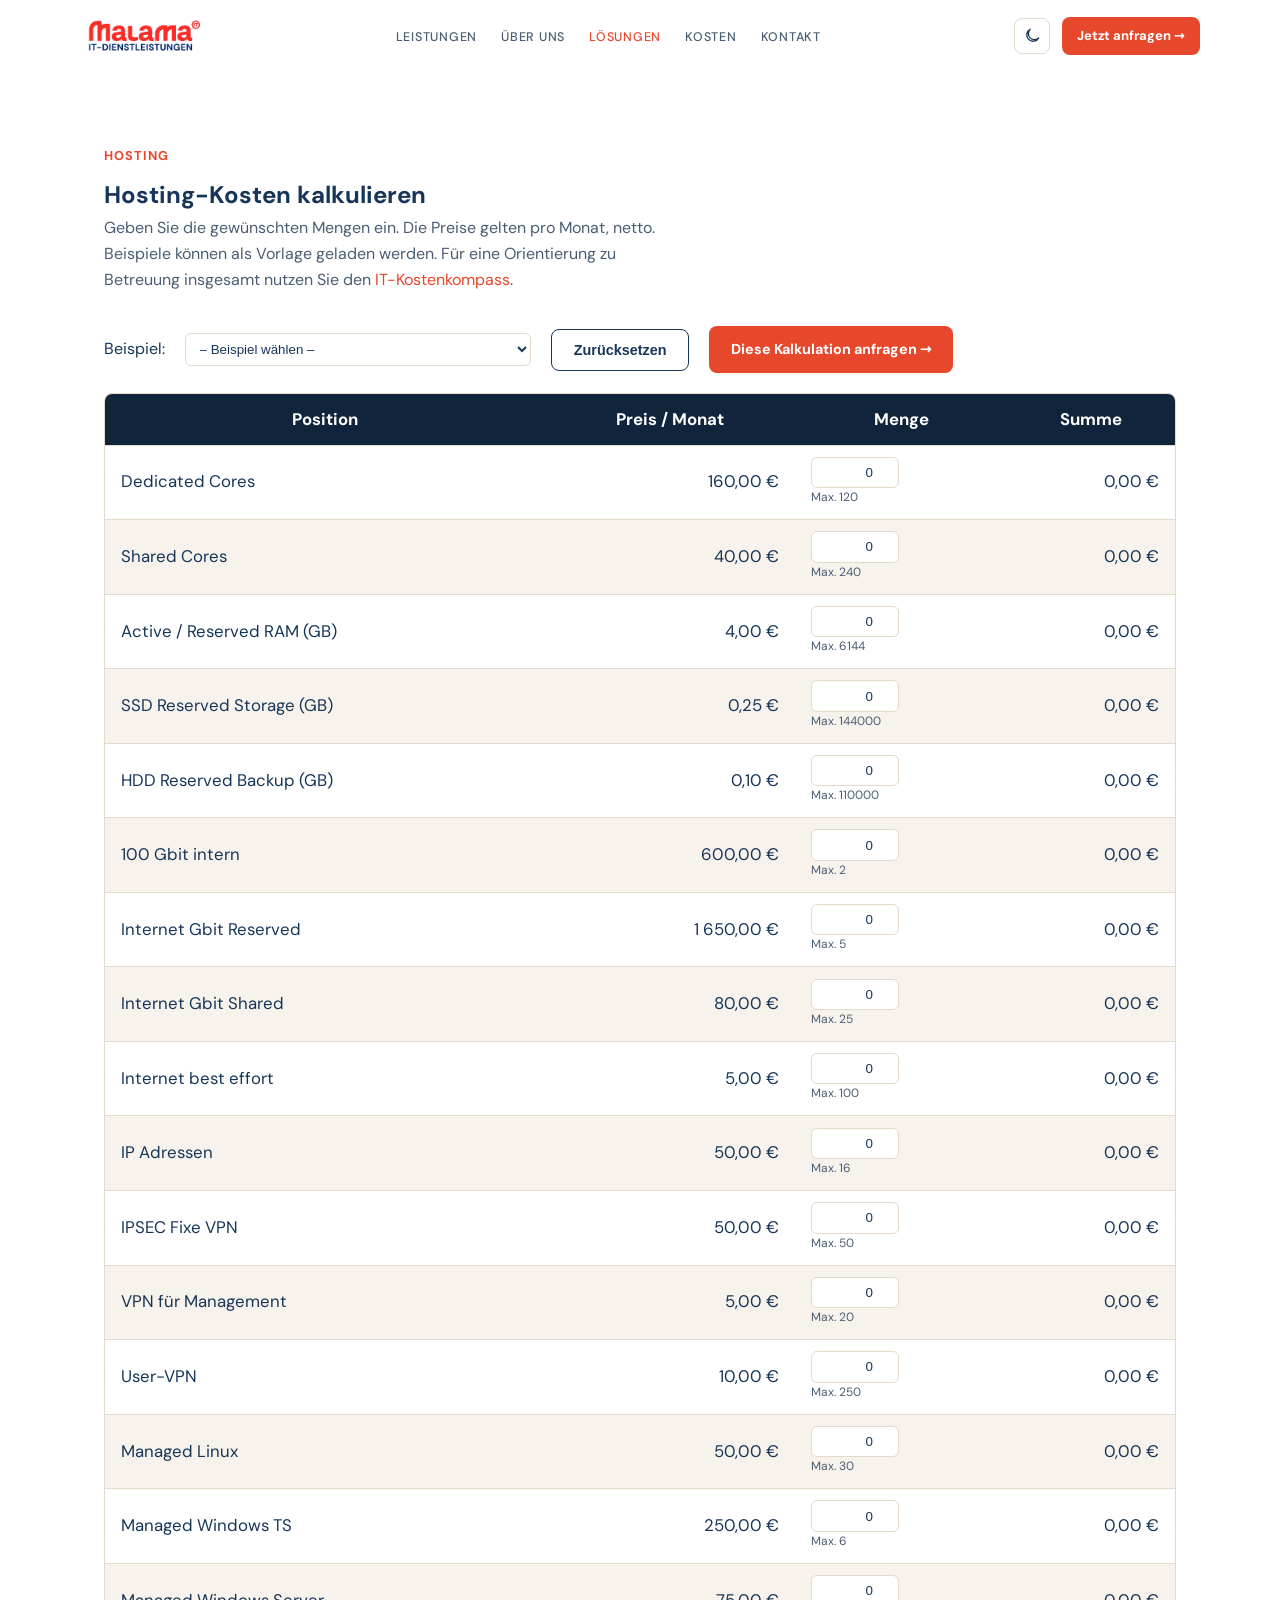
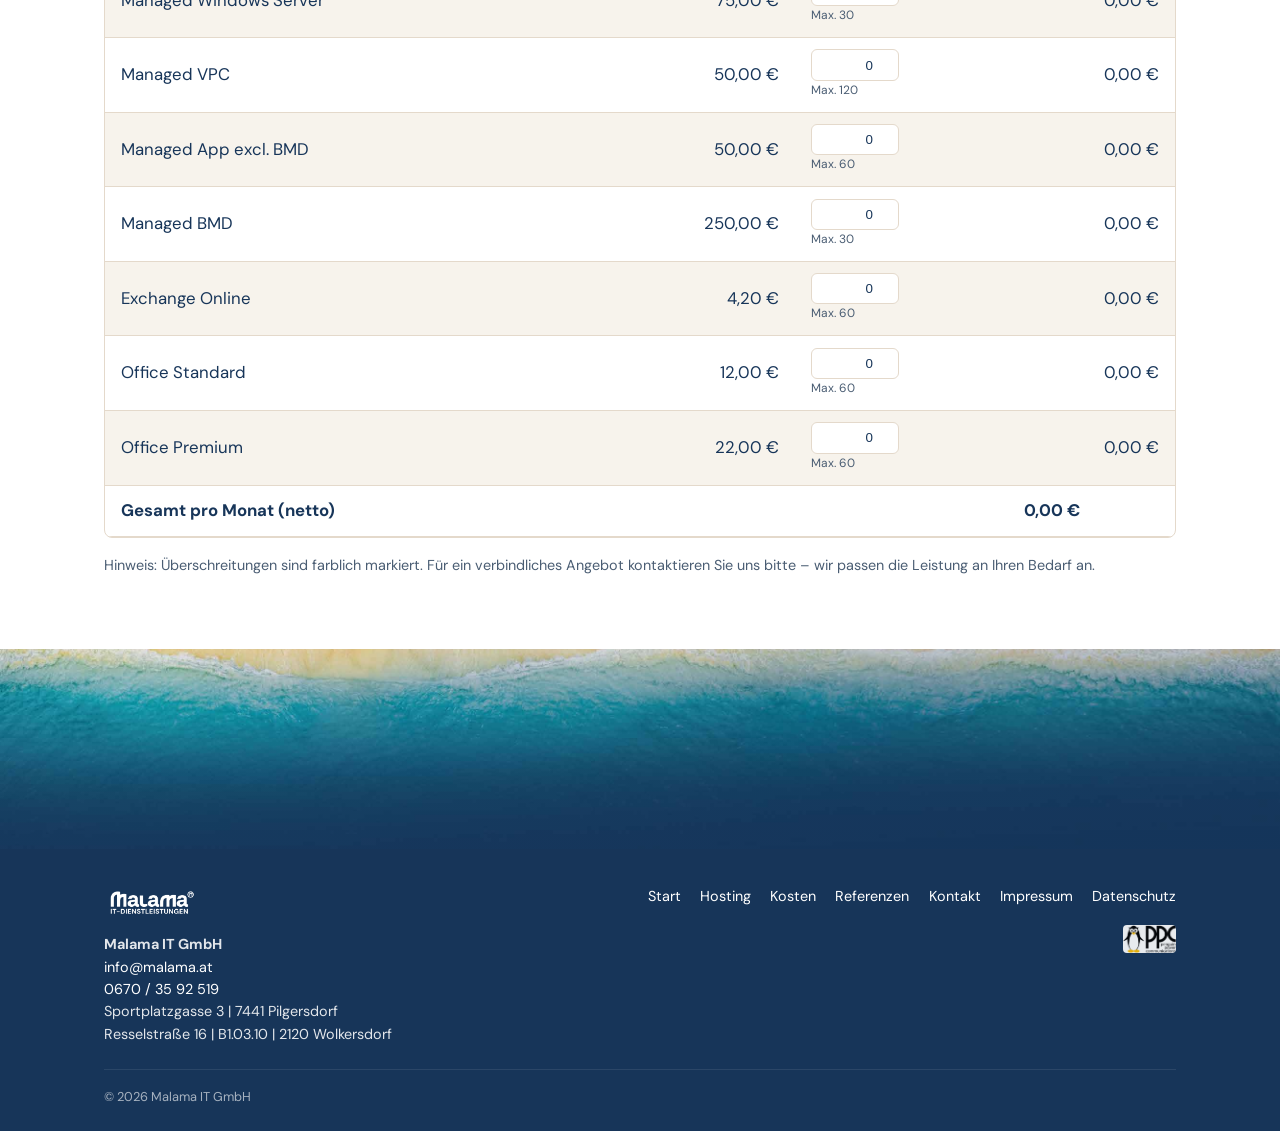
<file: theweb/hosting.html>
<!DOCTYPE html>
<html lang="de">
<head>
  <meta charset="UTF-8">
  <meta name="viewport" content="width=device-width, initial-scale=1.0">
  <!-- Security (HTML-seitig; vollständige Header via .htaccess / web.config / _headers) -->
  <meta http-equiv="Content-Security-Policy" content="default-src 'self'; base-uri 'self'; object-src 'none'; frame-src 'none'; worker-src 'none'; manifest-src 'self'; media-src 'self'; font-src 'self'; img-src 'self' data:; style-src 'self' 'unsafe-inline'; script-src 'self' 'unsafe-inline'; connect-src 'self'; form-action 'self' mailto:; upgrade-insecure-requests">
  <meta name="referrer" content="strict-origin-when-cross-origin">
  <title>Hosting kalkulieren – Malama IT</title>
  <meta name="description" content="Hosting-Kosten für Server, Backup und Managed Services bei Malama IT in Österreich – transparent und auf Ihren Bedarf abgestimmt.">
  <meta name="theme-color" content="#173559">
  <link rel="canonical" href="https://malama.at/hosting.html">
  <meta property="og:title" content="Hosting kalkulieren – Malama IT">
  <meta property="og:description" content="Individuelle Hosting-Lösungen sicher in Österreich, persönlich betreut.">
  <meta property="og:image" content="https://malama.at/assets/images/og-image.jpg">
  <meta property="og:type" content="website">
  <meta property="og:url" content="https://malama.at/hosting.html">
  <meta property="og:locale" content="de_AT">
  <meta name="twitter:card" content="summary_large_image">
  <link rel="icon" type="image/png" href="assets/images/favicon.png">
  <link rel="apple-touch-icon" href="assets/images/apple-touch-icon.png">
  <link rel="manifest" href="site.webmanifest">
  <link rel="stylesheet" href="assets/fonts/dm-sans.css">
  <link rel="stylesheet" href="assets/css/styles.css">
</head>
<body>
  <header>
    <div class="container header-inner">
      <a href="index.html" class="logo">
        <img src="assets/images/malama_it_logo_light.jpg" alt="Malama IT" class="logo-img logo-img-light">
        <img src="assets/images/malama_it_logo_dark.jpg" alt="Malama IT" class="logo-img logo-img-dark">
      </a>
      <nav>
        <ul>
          <li><a href="index.html#leistungen">Leistungen</a></li>
          <li><a href="index.html#ueber-uns">Über uns</a></li>
          <li><a href="hosting.html" class="active">Lösungen</a></li>
          <li><a href="kosten.html">Kosten</a></li>
          <li><a href="kontakt.html">Kontakt</a></li>
        </ul>
      </nav>
      <div class="header-controls">
        <button id="theme-toggle" class="theme-toggle" type="button" aria-label="Dark Mode"></button>
        <a href="kontakt.html" class="btn btn-sm">Jetzt anfragen →</a>
      </div>
    </div>
  </header>

  <main>
    <section>
      <div class="container">
        <p class="eyebrow">Hosting</p>
        <h1>Hosting-Kosten kalkulieren</h1>
        <p class="lead">Geben Sie die gewünschten Mengen ein. Die Preise gelten pro Monat, netto. Beispiele können als Vorlage geladen werden. Für eine Orientierung zu Betreuung insgesamt nutzen Sie den <a href="kosten.html">IT-Kostenkompass</a>.</p>

        <div class="calc-toolbar">
          <label for="example-select">Beispiel:</label>
          <select id="example-select"></select>
          <button type="button" id="btn-reset" class="btn btn-outline">Zurücksetzen</button>
          <a href="kontakt.html?topic=Hosting" class="btn">Diese Kalkulation anfragen →</a>
        </div>

        <div id="max-warning" class="max-warning" style="display:none;">
          Mindestens eine Menge überschreitet das verfügbare Maximum. Bitte anpassen oder sprechen Sie mit uns.
        </div>

        <div class="calc-table-wrap">
          <table class="calc-table" id="calc-table">
            <thead>
              <tr>
                <th>Position</th>
                <th>Preis / Monat</th>
                <th>Menge</th>
                <th>Summe</th>
              </tr>
            </thead>
            <tbody id="calc-body"></tbody>
            <tfoot>
              <tr class="total-row">
                <td colspan="3"><strong>Gesamt pro Monat (netto)</strong></td>
                <td><strong id="grand-total">0,00 €</strong></td>
              </tr>
            </tfoot>
          </table>
        </div>

        <p class="calc-note">Hinweis: Überschreitungen sind farblich markiert. Für ein verbindliches Angebot kontaktieren Sie uns bitte – wir passen die Leistung an Ihren Bedarf an.</p>
      </div>
    </section>
  </main>

  <div class="footer-hero"></div>
  <footer class="site-footer">
    <div class="container">
      <div class="footer-inner">
        <div class="footer-brand">
          <img src="assets/images/Malama_IT_Logo_1c_weiss.png" alt="Malama IT">
          <div class="footer-contact">
            <p><strong>Malama IT GmbH</strong></p>
            <p><a href="mailto:info@malama.at">info@malama.at</a><br>
            <a href="tel:+436703592519">0670 / 35 92 519</a></p>
            <p>Sportplatzgasse 3 | 7441 Pilgersdorf<br>
            Resselstraße 16 | B1.03.10 | 2120 Wolkersdorf</p>
          </div>
        </div>
        <div class="footer-right">
          <div class="footer-links">
            <a href="index.html">Start</a>
            <a href="hosting.html">Hosting</a>
            <a href="kosten.html">Kosten</a>
            <a href="referenzen.html">Referenzen</a>
            <a href="kontakt.html">Kontakt</a>
            <a href="impressum.html">Impressum</a>
            <a href="datenschutz.html">Datenschutz</a>
          </div>
          <a href="https://ppc.at" target="_blank" rel="noopener noreferrer" class="footer-ppc" title="PPC">
            <img src="assets/images/ppc_logo.jpg" alt="PPC">
          </a>
        </div>
      </div>
      <div class="footer-bottom">© 2026 Malama IT GmbH</div>
    </div>
  </footer>

  <nav class="mobile-cta" aria-label="Schnellkontakt">
    <a href="tel:+436703592519" class="mobile-cta-call">Anrufen</a>
    <a href="kontakt.html" class="mobile-cta-mail">Anfrage senden</a>
  </nav>

  <script src="assets/js/main.js"></script>
  <script src="assets/js/hosting-calc.js"></script>
</body>
</html>
</file>
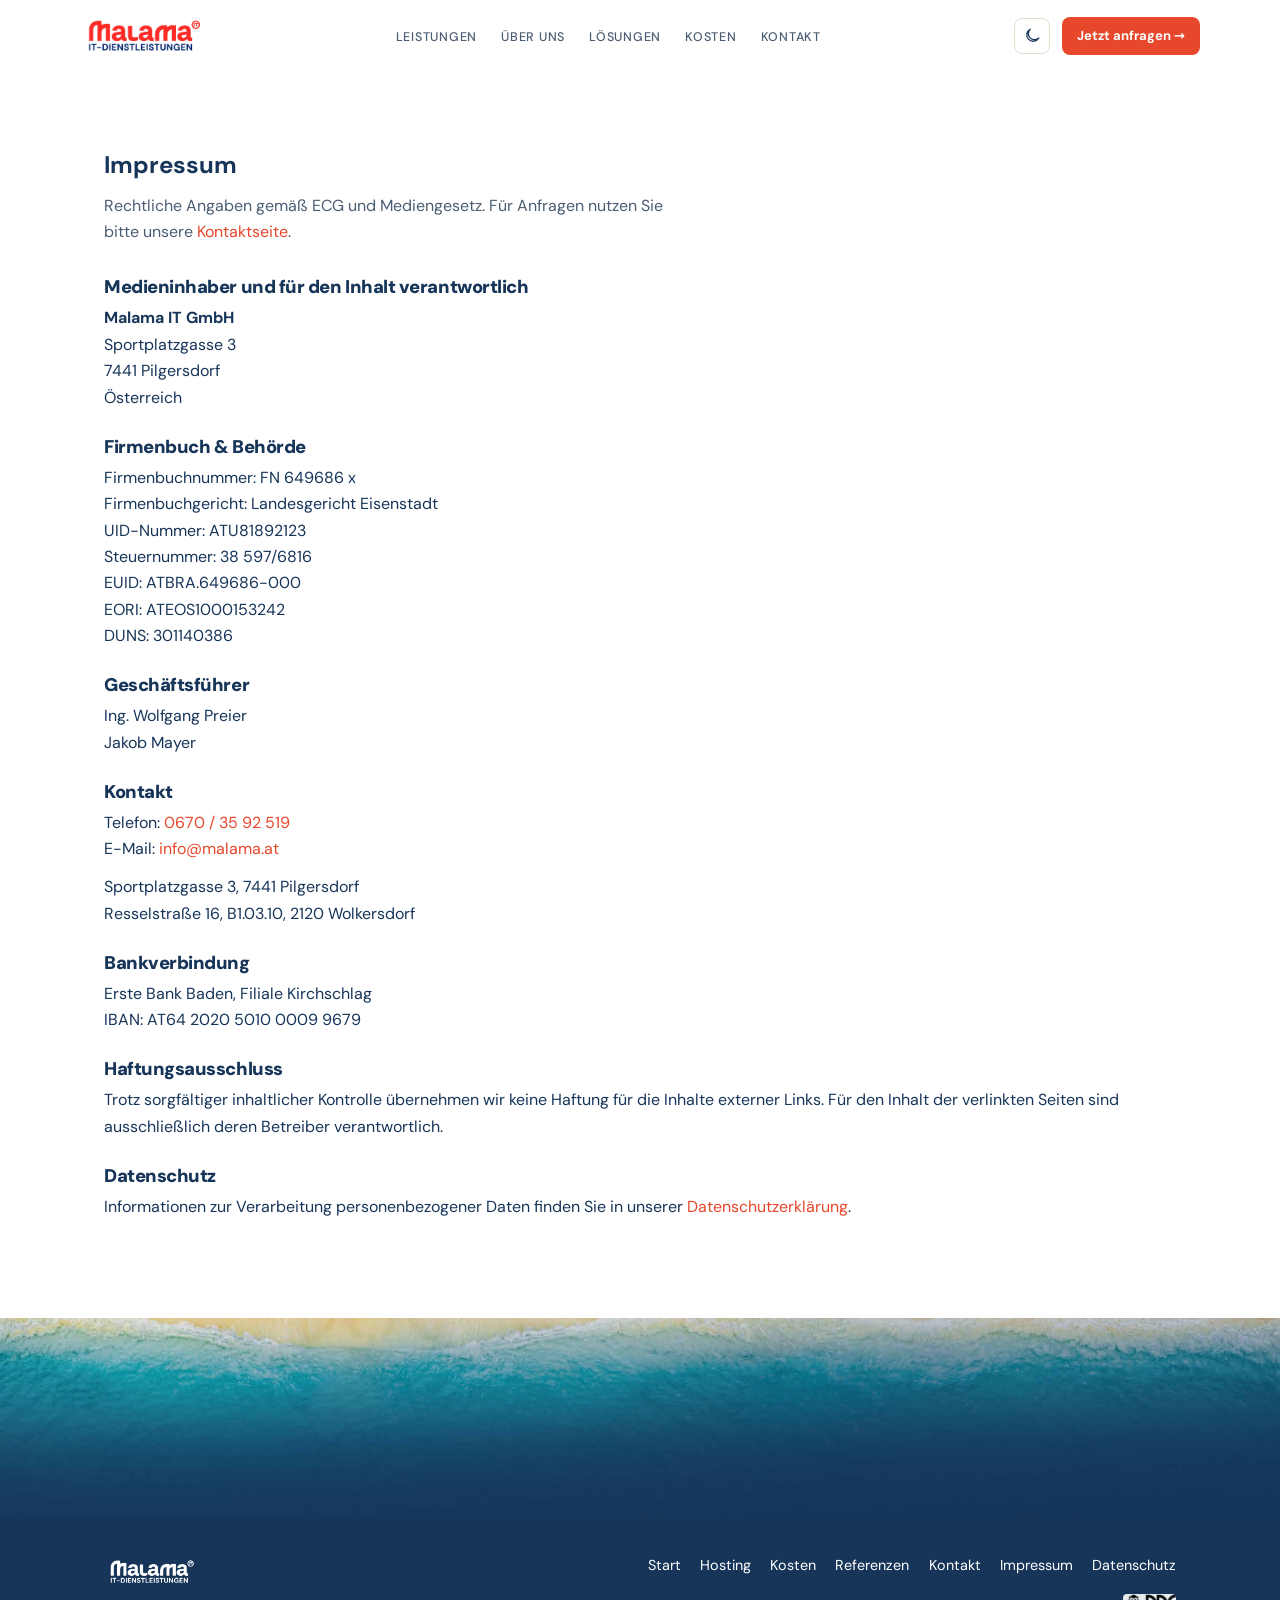
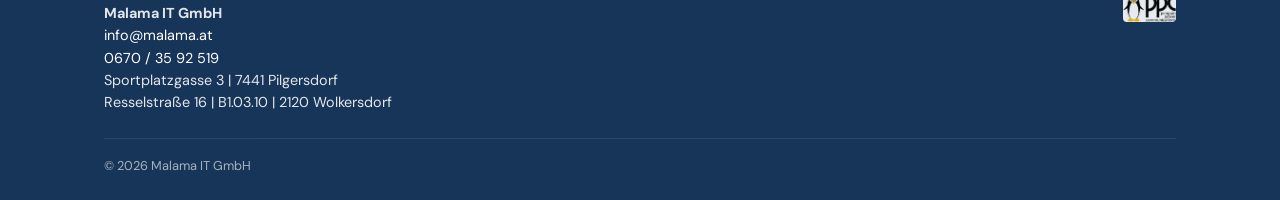
<file: theweb/impressum.html>
<!DOCTYPE html>
<html lang="de">
<head>
  <meta charset="UTF-8">
  <meta name="viewport" content="width=device-width, initial-scale=1.0">
  <!-- Security (HTML-seitig; vollständige Header via .htaccess / web.config / _headers) -->
  <meta http-equiv="Content-Security-Policy" content="default-src 'self'; base-uri 'self'; object-src 'none'; frame-src 'none'; worker-src 'none'; manifest-src 'self'; media-src 'self'; font-src 'self'; img-src 'self' data:; style-src 'self' 'unsafe-inline'; script-src 'self' 'unsafe-inline'; connect-src 'self'; form-action 'self' mailto:; upgrade-insecure-requests">
  <meta name="referrer" content="strict-origin-when-cross-origin">
  <title>Impressum – Malama IT GmbH</title>
  <meta name="description" content="Impressum der Malama IT GmbH, Pilgersdorf und Wolkersdorf.">
  <meta name="theme-color" content="#173559">
  <meta name="robots" content="index,follow">
  <link rel="canonical" href="https://malama.at/impressum.html">
  <meta property="og:title" content="Impressum – Malama IT">
  <meta property="og:image" content="https://malama.at/assets/images/og-image.jpg">
  <meta property="og:url" content="https://malama.at/impressum.html">
  <link rel="icon" type="image/png" href="assets/images/favicon.png">
  <link rel="apple-touch-icon" href="assets/images/apple-touch-icon.png">
  <link rel="manifest" href="site.webmanifest">
  <link rel="stylesheet" href="assets/fonts/dm-sans.css">
  <link rel="stylesheet" href="assets/css/styles.css">
</head>
<body>
  <header>
    <div class="container header-inner">
      <a href="index.html" class="logo">
        <img src="assets/images/malama_it_logo_light.jpg" alt="Malama IT" class="logo-img logo-img-light">
        <img src="assets/images/malama_it_logo_dark.jpg" alt="Malama IT" class="logo-img logo-img-dark">
      </a>
      <nav>
        <ul>
          <li><a href="index.html#leistungen">Leistungen</a></li>
          <li><a href="index.html#ueber-uns">Über uns</a></li>
          <li><a href="hosting.html">Lösungen</a></li>
          <li><a href="kosten.html">Kosten</a></li>
          <li><a href="kontakt.html">Kontakt</a></li>
        </ul>
      </nav>
      <div class="header-controls">
        <button id="theme-toggle" class="theme-toggle" type="button" aria-label="Dark Mode"></button>
        <a href="kontakt.html" class="btn btn-sm">Jetzt anfragen →</a>
      </div>
    </div>
  </header>

  <main>
    <section>
      <div class="container legal-content">
        <h1>Impressum</h1>
        <p class="lead">Rechtliche Angaben gemäß ECG und Mediengesetz. Für Anfragen nutzen Sie bitte unsere <a href="kontakt.html">Kontaktseite</a>.</p>

        <div class="impressum-block">
          <h2>Medieninhaber und für den Inhalt verantwortlich</h2>
          <p>
            <strong>Malama IT GmbH</strong><br>
            Sportplatzgasse 3<br>
            7441 Pilgersdorf<br>
            Österreich
          </p>
        </div>

        <div class="impressum-block">
          <h2>Firmenbuch &amp; Behörde</h2>
          <p>
            Firmenbuchnummer: FN 649686 x<br>
            Firmenbuchgericht: Landesgericht Eisenstadt<br>
            UID-Nummer: ATU81892123<br>
            Steuernummer: 38 597/6816<br>
            EUID: ATBRA.649686-000<br>
            EORI: ATEOS1000153242<br>
            DUNS: 301140386
          </p>
        </div>

        <div class="impressum-block">
          <h2>Geschäftsführer</h2>
          <p>
            Ing. Wolfgang Preier<br>
            Jakob Mayer
          </p>
        </div>

        <div class="impressum-block">
          <h2>Kontakt</h2>
          <p>
            Telefon: <a href="tel:+436703592519">0670 / 35 92 519</a><br>
            E-Mail: <a href="mailto:info@malama.at">info@malama.at</a>
          </p>
          <p style="margin-top:0.75rem;">
            Sportplatzgasse 3, 7441 Pilgersdorf<br>
            Resselstraße 16, B1.03.10, 2120 Wolkersdorf
          </p>
        </div>

        <div class="impressum-block">
          <h2>Bankverbindung</h2>
          <p>
            Erste Bank Baden, Filiale Kirchschlag<br>
            IBAN: AT64 2020 5010 0009 9679
          </p>
        </div>

        <div class="impressum-block">
          <h2>Haftungsausschluss</h2>
          <p>Trotz sorgfältiger inhaltlicher Kontrolle übernehmen wir keine Haftung für die Inhalte externer Links. Für den Inhalt der verlinkten Seiten sind ausschließlich deren Betreiber verantwortlich.</p>
        </div>

        <div class="impressum-block">
          <h2>Datenschutz</h2>
          <p>Informationen zur Verarbeitung personenbezogener Daten finden Sie in unserer <a href="datenschutz.html">Datenschutzerklärung</a>.</p>
        </div>
      </div>
    </section>
  </main>

  <div class="footer-hero"></div>
  <footer class="site-footer">
    <div class="container">
      <div class="footer-inner">
        <div class="footer-brand">
          <img src="assets/images/Malama_IT_Logo_1c_weiss.png" alt="Malama IT">
          <div class="footer-contact">
            <p><strong>Malama IT GmbH</strong></p>
            <p><a href="mailto:info@malama.at">info@malama.at</a><br>
            <a href="tel:+436703592519">0670 / 35 92 519</a></p>
            <p>Sportplatzgasse 3 | 7441 Pilgersdorf<br>
            Resselstraße 16 | B1.03.10 | 2120 Wolkersdorf</p>
          </div>
        </div>
        <div class="footer-right">
          <div class="footer-links">
            <a href="index.html">Start</a>
            <a href="hosting.html">Hosting</a>
            <a href="kosten.html">Kosten</a>
            <a href="referenzen.html">Referenzen</a>
            <a href="kontakt.html">Kontakt</a>
            <a href="impressum.html">Impressum</a>
            <a href="datenschutz.html">Datenschutz</a>
          </div>
          <a href="https://ppc.at" target="_blank" rel="noopener noreferrer" class="footer-ppc" title="PPC">
            <img src="assets/images/ppc_logo.jpg" alt="PPC">
          </a>
        </div>
      </div>
      <div class="footer-bottom">© 2026 Malama IT GmbH</div>
    </div>
  </footer>

  <nav class="mobile-cta" aria-label="Schnellkontakt">
    <a href="tel:+436703592519" class="mobile-cta-call">Anrufen</a>
    <a href="kontakt.html" class="mobile-cta-mail">Anfrage senden</a>
  </nav>

  <script src="assets/js/main.js"></script>
</body>
</html>
</file>
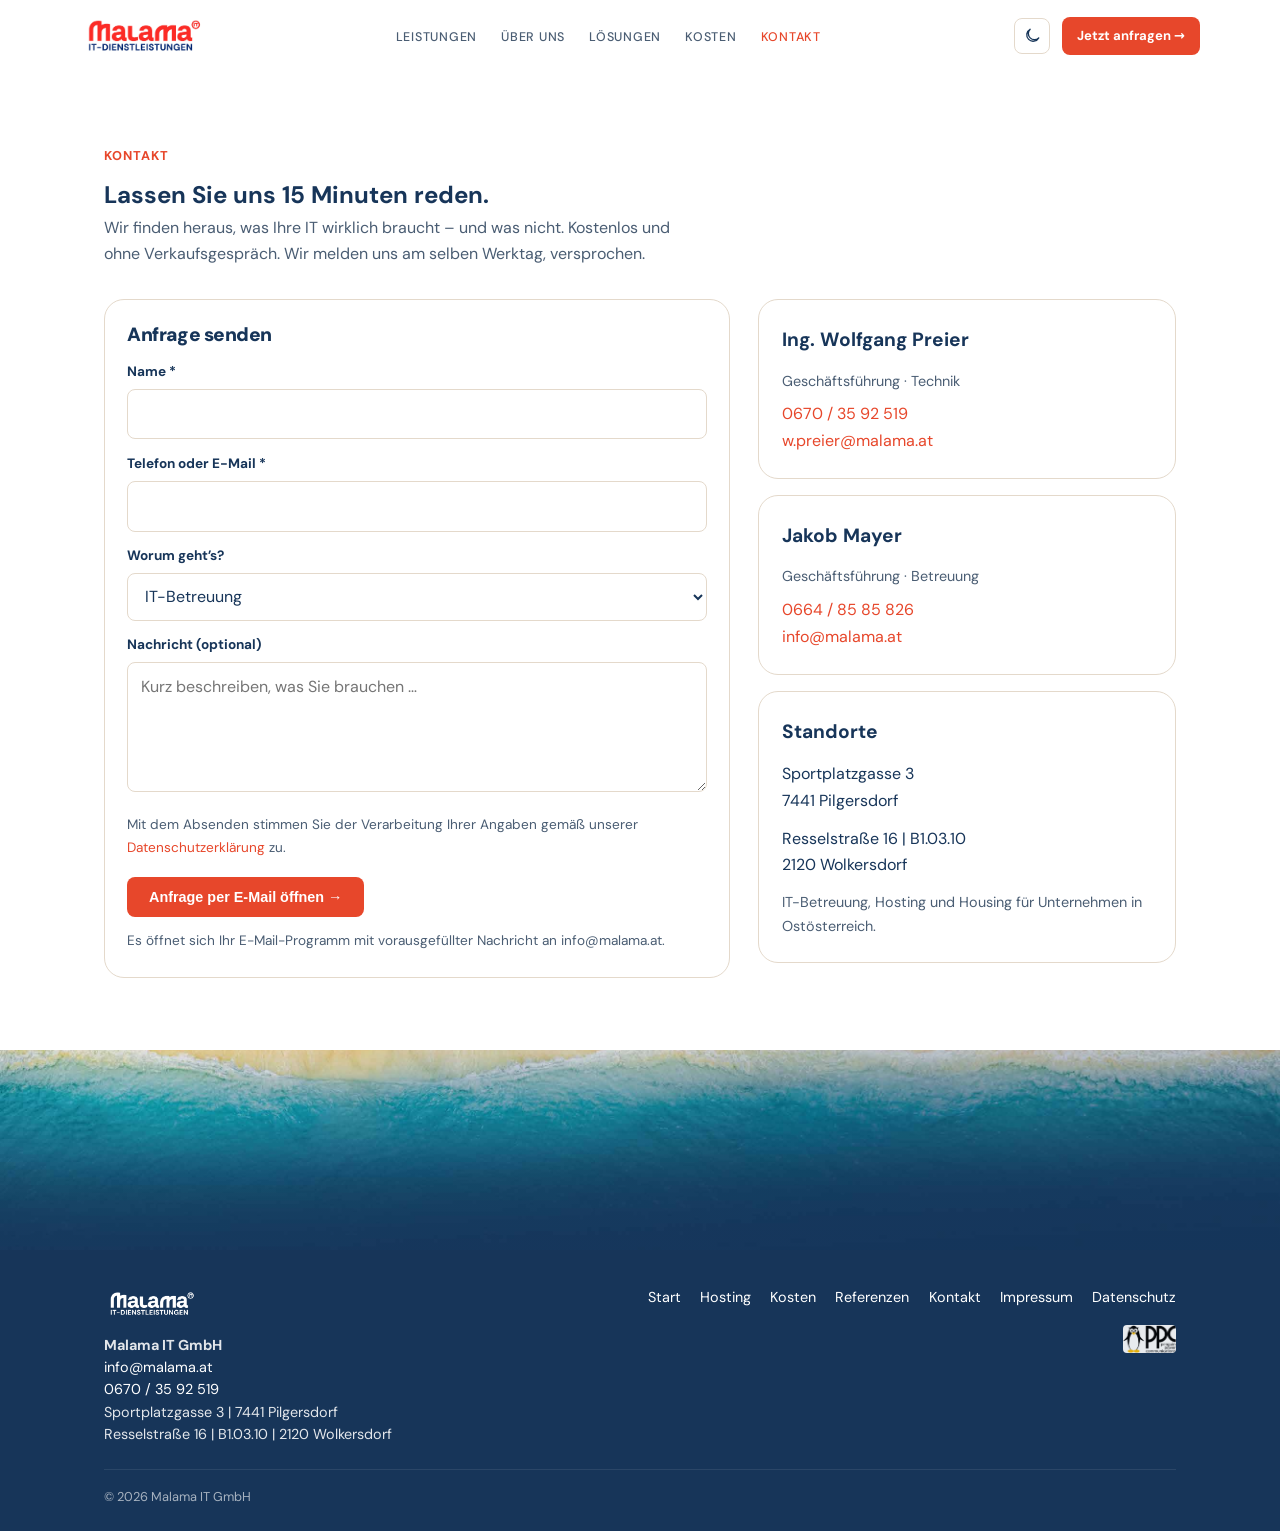
<file: theweb/kontakt.html>
<!DOCTYPE html>
<html lang="de">
<head>
  <meta charset="UTF-8">
  <meta name="viewport" content="width=device-width, initial-scale=1.0">
  <!-- Security (HTML-seitig; vollständige Header via .htaccess / web.config / _headers) -->
  <meta http-equiv="Content-Security-Policy" content="default-src 'self'; base-uri 'self'; object-src 'none'; frame-src 'none'; worker-src 'none'; manifest-src 'self'; media-src 'self'; font-src 'self'; img-src 'self' data:; style-src 'self' 'unsafe-inline'; script-src 'self' 'unsafe-inline'; connect-src 'self'; form-action 'self' mailto:; upgrade-insecure-requests">
  <meta name="referrer" content="strict-origin-when-cross-origin">
  <title>Kontakt – Malama IT | Erstgespräch anfragen</title>
  <meta name="description" content="Kontaktieren Sie Malama IT in Ostösterreich. Kostenloses Erstgespräch, persönlicher Ansprechpartner. Pilgersdorf und Wolkersdorf.">
  <meta name="theme-color" content="#173559">
  <link rel="canonical" href="https://malama.at/kontakt.html">
  <meta property="og:title" content="Kontakt – Malama IT">
  <meta property="og:description" content="Kostenloses Erstgespräch. Wir melden uns am selben Werktag.">
  <meta property="og:image" content="https://malama.at/assets/images/og-image.jpg">
  <meta property="og:type" content="website">
  <meta property="og:url" content="https://malama.at/kontakt.html">
  <meta property="og:locale" content="de_AT">
  <meta name="twitter:card" content="summary_large_image">
  <link rel="icon" type="image/png" href="assets/images/favicon.png">
  <link rel="apple-touch-icon" href="assets/images/apple-touch-icon.png">
  <link rel="manifest" href="site.webmanifest">
  <link rel="stylesheet" href="assets/fonts/dm-sans.css">
  <link rel="stylesheet" href="assets/css/styles.css">
</head>
<body>
  <header>
    <div class="container header-inner">
      <a href="index.html" class="logo">
        <img src="assets/images/malama_it_logo_light.jpg" alt="Malama IT" class="logo-img logo-img-light">
        <img src="assets/images/malama_it_logo_dark.jpg" alt="Malama IT" class="logo-img logo-img-dark">
      </a>
      <nav>
        <ul>
          <li><a href="index.html#leistungen">Leistungen</a></li>
          <li><a href="index.html#ueber-uns">Über uns</a></li>
          <li><a href="hosting.html">Lösungen</a></li>
          <li><a href="kosten.html">Kosten</a></li>
          <li><a href="kontakt.html" class="active">Kontakt</a></li>
        </ul>
      </nav>
      <div class="header-controls">
        <button id="theme-toggle" class="theme-toggle" type="button" aria-label="Dark Mode"></button>
        <a href="kontakt.html" class="btn btn-sm">Jetzt anfragen →</a>
      </div>
    </div>
  </header>

  <main>
    <section>
      <div class="container">
        <p class="eyebrow">Kontakt</p>
        <h1>Lassen Sie uns 15 Minuten reden.</h1>
        <p class="lead" style="max-width:36rem;">Wir finden heraus, was Ihre IT wirklich braucht – und was nicht. Kostenlos und ohne Verkaufsgespräch. Wir melden uns am selben Werktag, versprochen.</p>

        <div class="contact-grid">
          <div class="contact-form-card">
            <h2>Anfrage senden</h2>
            <form id="contact-form" novalidate>
              <label for="name">Name *</label>
              <input type="text" id="name" name="name" required autocomplete="name">

              <label for="contact">Telefon oder E-Mail *</label>
              <input type="text" id="contact" name="contact" required autocomplete="email">

              <label for="topic">Worum geht’s?</label>
              <select id="topic" name="topic">
                <option value="IT-Betreuung">IT-Betreuung</option>
                <option value="Hosting">Hosting</option>
                <option value="Housing">Housing</option>
                <option value="Kosten / Einschätzung">Kosten / Einschätzung</option>
                <option value="Notfall">Notfall</option>
                <option value="Sonstiges">Sonstiges</option>
              </select>

              <label for="message">Nachricht (optional)</label>
              <textarea id="message" name="message" rows="4" placeholder="Kurz beschreiben, was Sie brauchen …"></textarea>

              <p class="form-privacy">Mit dem Absenden stimmen Sie der Verarbeitung Ihrer Angaben gemäß unserer <a href="datenschutz.html">Datenschutzerklärung</a> zu.</p>
              <button type="submit" class="btn">Anfrage per E-Mail öffnen →</button>
              <p class="form-hint">Es öffnet sich Ihr E-Mail-Programm mit vorausgefüllter Nachricht an info@malama.at.</p>
            </form>
          </div>

          <div class="contact-side">
            <div class="person-card">
              <h3>Ing. Wolfgang Preier</h3>
              <p class="person-role">Geschäftsführung · Technik</p>
              <p><a href="tel:+436703592519">0670 / 35 92 519</a></p>
              <p><a href="mailto:w.preier@malama.at">w.preier@malama.at</a></p>
            </div>
            <div class="person-card">
              <h3>Jakob Mayer</h3>
              <p class="person-role">Geschäftsführung · Betreuung</p>
              <p><a href="tel:+436648585826">0664 / 85 85 826</a></p>
              <p><a href="mailto:info@malama.at">info@malama.at</a></p>
            </div>
            <div class="person-card locations">
              <h3>Standorte</h3>
              <p>Sportplatzgasse 3<br>7441 Pilgersdorf</p>
              <p style="margin-top:0.75rem;">Resselstraße 16 | B1.03.10<br>2120 Wolkersdorf</p>
              <p style="margin-top:0.75rem;color:var(--text-muted);font-size:0.9rem;">IT-Betreuung, Hosting und Housing für Unternehmen in Ostösterreich.</p>
            </div>
          </div>
        </div>
      </div>
    </section>
  </main>

  <div class="footer-hero"></div>
  <footer class="site-footer">
    <div class="container">
      <div class="footer-inner">
        <div class="footer-brand">
          <img src="assets/images/Malama_IT_Logo_1c_weiss.png" alt="Malama IT">
          <div class="footer-contact">
            <p><strong>Malama IT GmbH</strong></p>
            <p><a href="mailto:info@malama.at">info@malama.at</a><br>
            <a href="tel:+436703592519">0670 / 35 92 519</a></p>
            <p>Sportplatzgasse 3 | 7441 Pilgersdorf<br>
            Resselstraße 16 | B1.03.10 | 2120 Wolkersdorf</p>
          </div>
        </div>
        <div class="footer-right">
          <div class="footer-links">
            <a href="index.html">Start</a>
            <a href="hosting.html">Hosting</a>
            <a href="kosten.html">Kosten</a>
            <a href="referenzen.html">Referenzen</a>
            <a href="kontakt.html">Kontakt</a>
            <a href="impressum.html">Impressum</a>
            <a href="datenschutz.html">Datenschutz</a>
          </div>
          <a href="https://ppc.at" target="_blank" rel="noopener noreferrer" class="footer-ppc" title="PPC">
            <img src="assets/images/ppc_logo.jpg" alt="PPC">
          </a>
        </div>
      </div>
      <div class="footer-bottom">© 2026 Malama IT GmbH</div>
    </div>
  </footer>

  <nav class="mobile-cta" aria-label="Schnellkontakt">
    <a href="tel:+436703592519" class="mobile-cta-call">Anrufen</a>
    <a href="kontakt.html" class="mobile-cta-mail">Anfrage senden</a>
  </nav>

  <script src="assets/js/main.js"></script>
  <script>
    (function () {
      const form = document.getElementById('contact-form');
      if (!form) return;
      const params = new URLSearchParams(window.location.search);
      if (params.get('topic')) {
        const topic = params.get('topic');
        const select = document.getElementById('topic');
        [...select.options].forEach((o) => {
          if (o.value.toLowerCase().includes(topic.toLowerCase()) || topic.toLowerCase().includes(o.value.toLowerCase())) {
            select.value = o.value;
          }
        });
      }
      if (params.get('message')) {
        document.getElementById('message').value = params.get('message');
      }
      form.addEventListener('submit', (e) => {
        e.preventDefault();
        const name = document.getElementById('name').value.trim();
        const contact = document.getElementById('contact').value.trim();
        const topic = document.getElementById('topic').value;
        const message = document.getElementById('message').value.trim();
        if (!name || !contact) return;
        const body = [
          'Name: ' + name,
          'Kontakt: ' + contact,
          'Thema: ' + topic,
          '',
          message || '(keine Nachricht)'
        ].join('\n');
        const subject = encodeURIComponent('Malama-Anfrage: ' + topic);
        window.location.href = 'mailto:info@malama.at?subject=' + subject + '&body=' + encodeURIComponent(body);
      });
    })();
  </script>
</body>
</html>
</file>
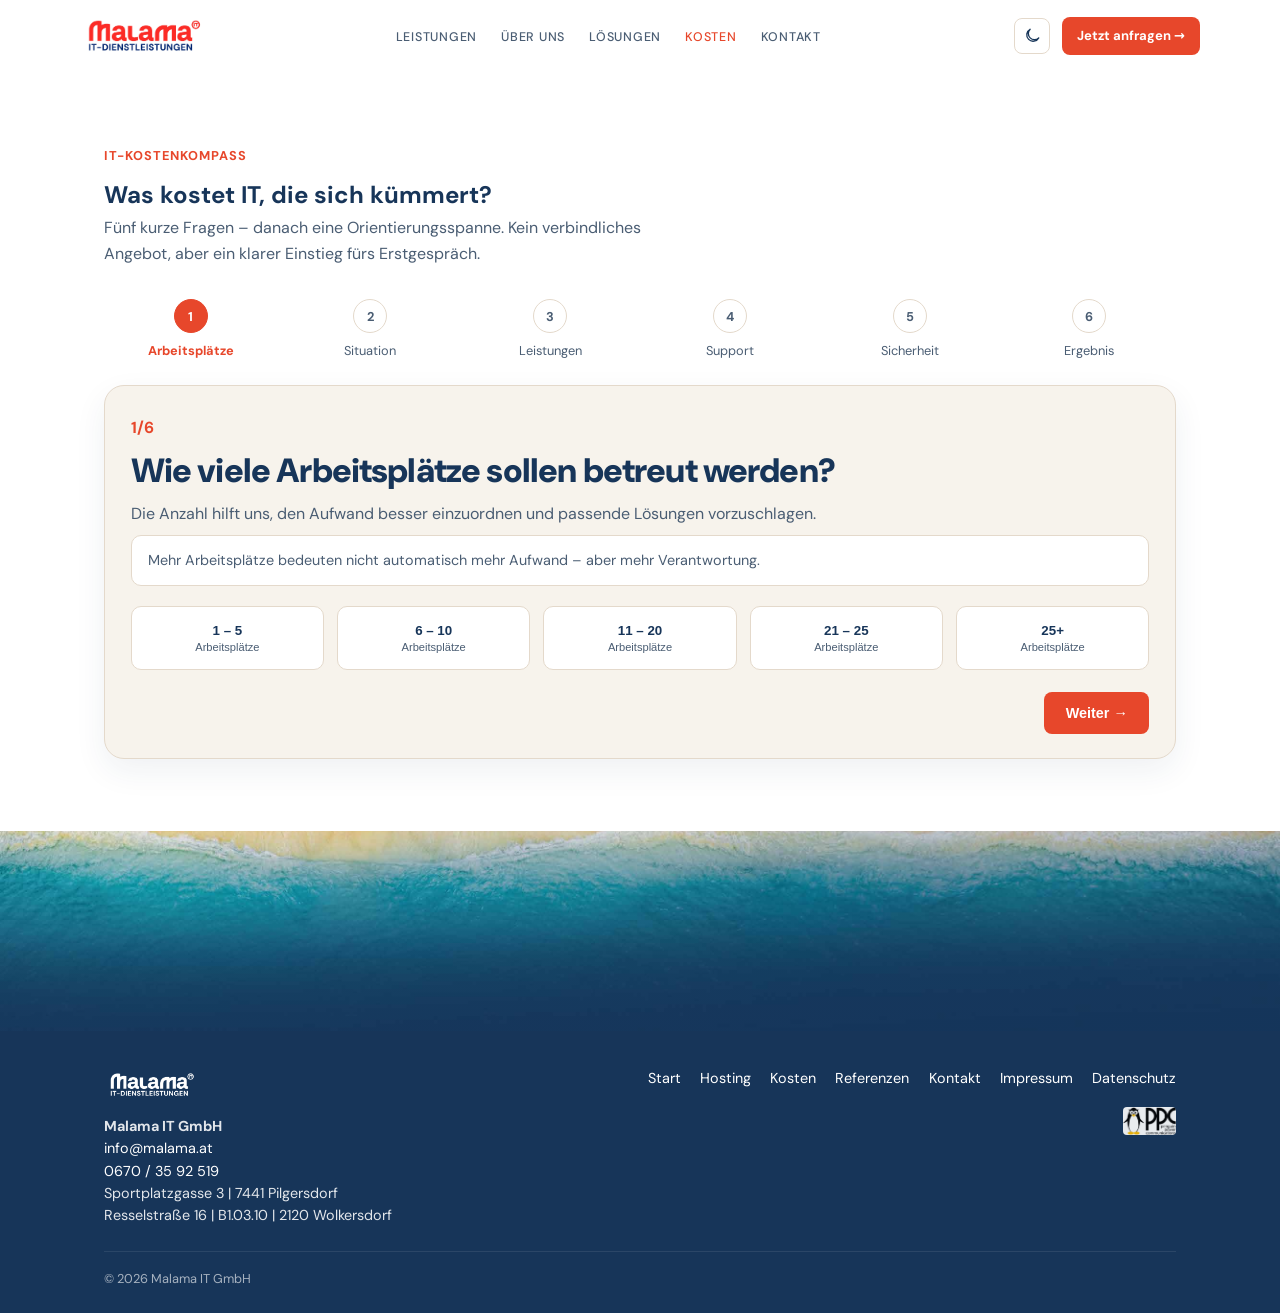
<file: theweb/kosten.html>
<!DOCTYPE html>
<html lang="de">
<head>
  <meta charset="UTF-8">
  <meta name="viewport" content="width=device-width, initial-scale=1.0">
  <!-- Security (HTML-seitig; vollständige Header via .htaccess / web.config / _headers) -->
  <meta http-equiv="Content-Security-Policy" content="default-src 'self'; base-uri 'self'; object-src 'none'; frame-src 'none'; worker-src 'none'; manifest-src 'self'; media-src 'self'; font-src 'self'; img-src 'self' data:; style-src 'self' 'unsafe-inline'; script-src 'self' 'unsafe-inline'; connect-src 'self'; form-action 'self' mailto:; upgrade-insecure-requests">
  <meta name="referrer" content="strict-origin-when-cross-origin">
  <title>Was kostet IT, die sich kümmert? – Malama IT</title>
  <meta name="description" content="IT-Kostenkompass von Malama IT: In fünf Schritten zur Orientierung für Betreuung, Hosting und Support in Ostösterreich.">
  <meta name="theme-color" content="#173559">
  <link rel="canonical" href="https://malama.at/kosten.html">
  <meta property="og:title" content="Was kostet IT, die sich kümmert? – Malama IT">
  <meta property="og:description" content="Fünf Fragen, eine Preisspanne, persönliches Gespräch.">
  <meta property="og:image" content="https://malama.at/assets/images/og-image.jpg">
  <meta property="og:type" content="website">
  <meta property="og:url" content="https://malama.at/kosten.html">
  <meta property="og:locale" content="de_AT">
  <meta name="twitter:card" content="summary_large_image">
  <link rel="icon" type="image/png" href="assets/images/favicon.png">
  <link rel="apple-touch-icon" href="assets/images/apple-touch-icon.png">
  <link rel="manifest" href="site.webmanifest">
  <link rel="stylesheet" href="assets/fonts/dm-sans.css">
  <link rel="stylesheet" href="assets/css/styles.css">
</head>
<body>
  <header>
    <div class="container header-inner">
      <a href="index.html" class="logo">
        <img src="assets/images/malama_it_logo_light.jpg" alt="Malama IT" class="logo-img logo-img-light">
        <img src="assets/images/malama_it_logo_dark.jpg" alt="Malama IT" class="logo-img logo-img-dark">
      </a>
      <nav>
        <ul>
          <li><a href="index.html#leistungen">Leistungen</a></li>
          <li><a href="index.html#ueber-uns">Über uns</a></li>
          <li><a href="hosting.html">Lösungen</a></li>
          <li><a href="kosten.html" class="active">Kosten</a></li>
          <li><a href="kontakt.html">Kontakt</a></li>
        </ul>
      </nav>
      <div class="header-controls">
        <button id="theme-toggle" class="theme-toggle" type="button" aria-label="Dark Mode"></button>
        <a href="kontakt.html" class="btn btn-sm">Jetzt anfragen →</a>
      </div>
    </div>
  </header>

  <main>
    <section>
      <div class="container">
        <p class="eyebrow">IT-Kostenkompass</p>
        <h1>Was kostet IT, die sich kümmert?</h1>
        <p class="lead">Fünf kurze Fragen – danach eine Orientierungsspanne. Kein verbindliches Angebot, aber ein klarer Einstieg fürs Erstgespräch.</p>

        <div class="stepper" id="stepper" aria-hidden="true"></div>

        <div class="quiz-card" id="quiz-card">
          <p class="quiz-meta" id="quiz-meta">1/6</p>
          <h2 id="quiz-title">Frage</h2>
          <p id="quiz-help" style="color:var(--text-muted);margin-bottom:0.5rem;"></p>
          <div class="hint" id="quiz-hint"></div>
          <div class="choice-grid" id="quiz-choices"></div>
          <div class="quiz-actions">
            <button type="button" class="btn btn-outline" id="quiz-back">Zurück</button>
            <button type="button" class="btn" id="quiz-next">Weiter →</button>
          </div>
        </div>

        <div class="result-panel" id="result-panel">
          <div>
            <p class="eyebrow">Ihre Orientierung</p>
            <h2>So könnte Ihr Rahmen aussehen</h2>
            <p style="margin:0.75rem 0 0.5rem;opacity:0.9;">Empfohlene Bausteine:</p>
            <div class="tags" id="result-tags"></div>
            <p style="margin-top:1rem;font-size:0.95rem;opacity:0.85;">Die Spanne dient der Orientierung. Im Gespräch passen wir Leistungen und Preis an Ihren Alltag an.</p>
            <a href="kontakt.html?topic=Kosten" class="btn" style="margin-top:1.2rem;" id="result-cta">Persönliche Einschätzung anfragen →</a>
          </div>
          <div class="price-card">
            <p style="font-weight:700;margin:0;">Richtwert / Monat</p>
            <p class="amount" id="result-price">0–0 €</p>
            <p style="font-size:0.85rem;color:#4a5d73;margin:0;">netto, zzgl. USt.</p>
          </div>
        </div>
      </div>
    </section>
  </main>

  <div class="footer-hero"></div>
  <footer class="site-footer">
    <div class="container">
      <div class="footer-inner">
        <div class="footer-brand">
          <img src="assets/images/Malama_IT_Logo_1c_weiss.png" alt="Malama IT">
          <div class="footer-contact">
            <p><strong>Malama IT GmbH</strong></p>
            <p><a href="mailto:info@malama.at">info@malama.at</a><br>
            <a href="tel:+436703592519">0670 / 35 92 519</a></p>
            <p>Sportplatzgasse 3 | 7441 Pilgersdorf<br>
            Resselstraße 16 | B1.03.10 | 2120 Wolkersdorf</p>
          </div>
        </div>
        <div class="footer-right">
          <div class="footer-links">
            <a href="index.html">Start</a>
            <a href="hosting.html">Hosting</a>
            <a href="kosten.html">Kosten</a>
            <a href="referenzen.html">Referenzen</a>
            <a href="kontakt.html">Kontakt</a>
            <a href="impressum.html">Impressum</a>
            <a href="datenschutz.html">Datenschutz</a>
          </div>
          <a href="https://ppc.at" target="_blank" rel="noopener noreferrer" class="footer-ppc" title="PPC">
            <img src="assets/images/ppc_logo.jpg" alt="PPC">
          </a>
        </div>
      </div>
      <div class="footer-bottom">© 2026 Malama IT GmbH</div>
    </div>
  </footer>

  <nav class="mobile-cta" aria-label="Schnellkontakt">
    <a href="tel:+436703592519" class="mobile-cta-call">Anrufen</a>
    <a href="kontakt.html" class="mobile-cta-mail">Anfrage senden</a>
  </nav>

  <script src="assets/js/main.js"></script>
  <script src="assets/js/kompass.js"></script>
</body>
</html>
</file>
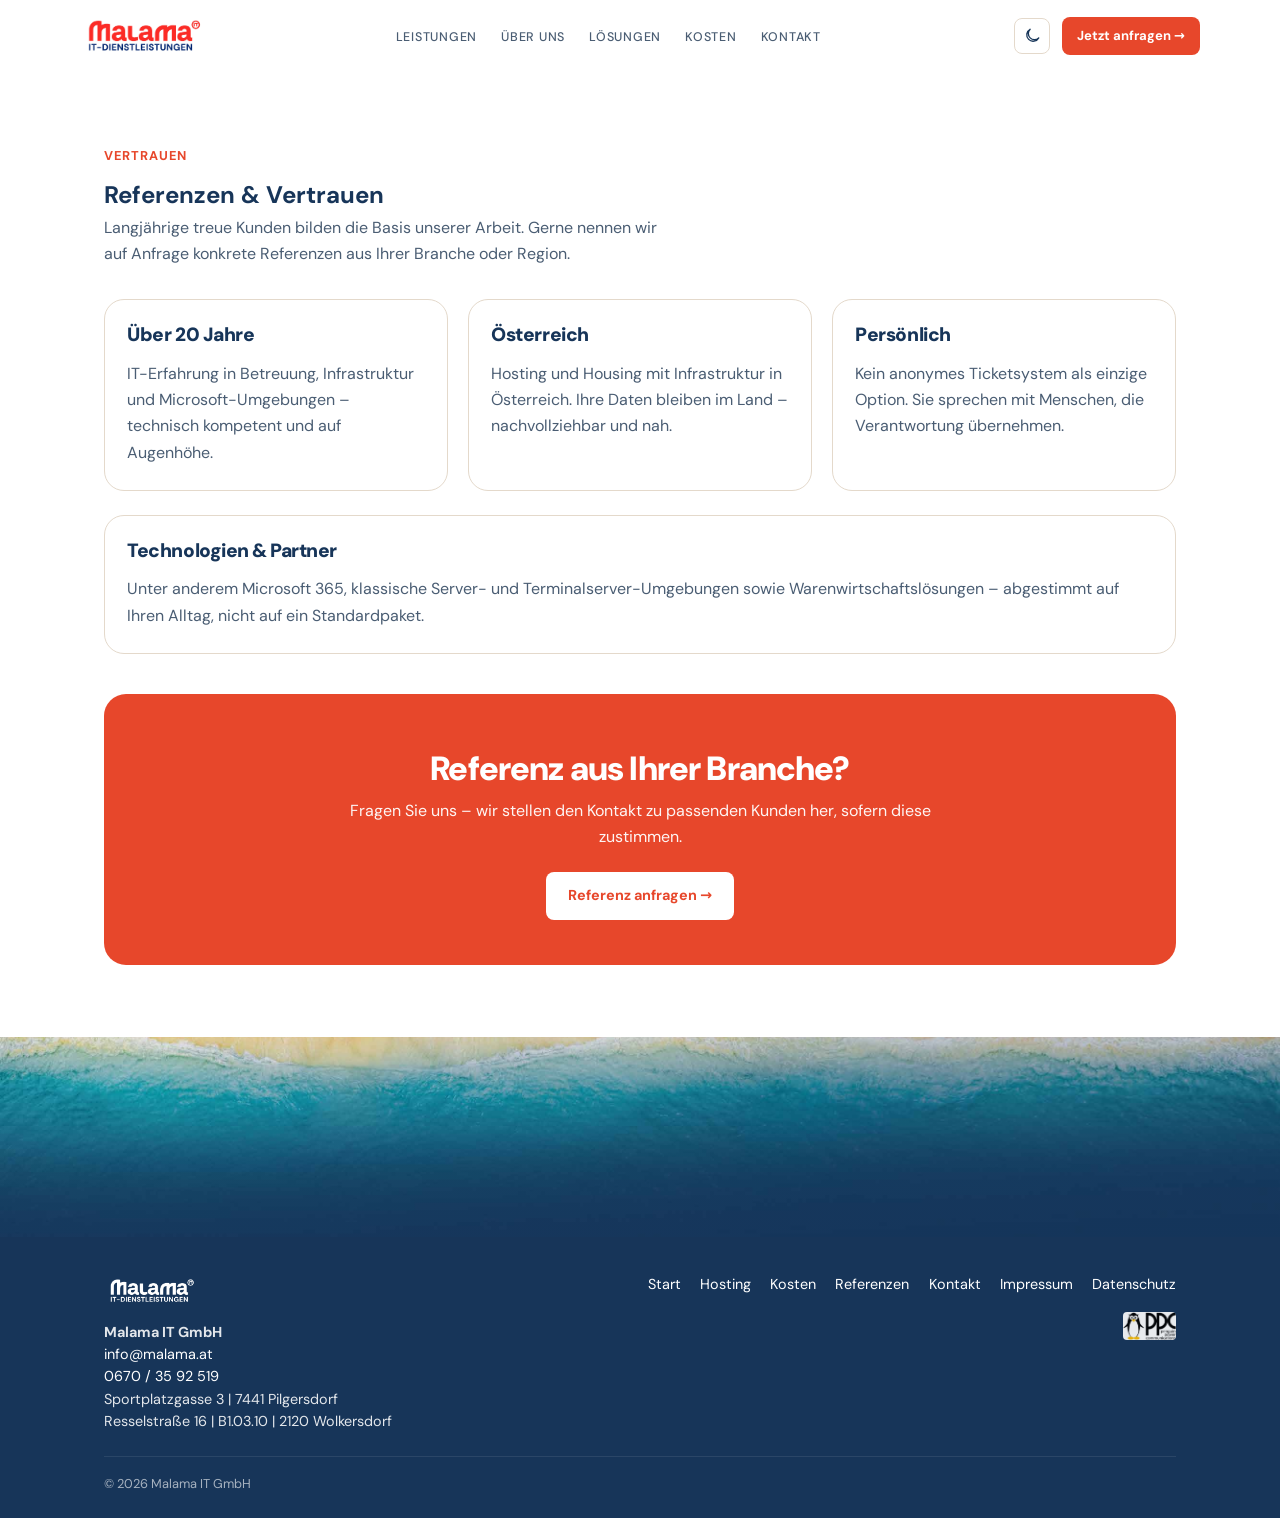
<file: theweb/referenzen.html>
<!DOCTYPE html>
<html lang="de">
<head>
  <meta charset="UTF-8">
  <meta name="viewport" content="width=device-width, initial-scale=1.0">
  <!-- Security (HTML-seitig; vollständige Header via .htaccess / web.config / _headers) -->
  <meta http-equiv="Content-Security-Policy" content="default-src 'self'; base-uri 'self'; object-src 'none'; frame-src 'none'; worker-src 'none'; manifest-src 'self'; media-src 'self'; font-src 'self'; img-src 'self' data:; style-src 'self' 'unsafe-inline'; script-src 'self' 'unsafe-inline'; connect-src 'self'; form-action 'self' mailto:; upgrade-insecure-requests">
  <meta name="referrer" content="strict-origin-when-cross-origin">
  <title>Referenzen &amp; Vertrauen – Malama IT</title>
  <meta name="description" content="Über 20 Jahre IT-Erfahrung: Vertrauen, Technologien und persönliche Referenzen von Malama IT in Ostösterreich.">
  <meta name="theme-color" content="#173559">
  <link rel="canonical" href="https://malama.at/referenzen.html">
  <meta property="og:title" content="Referenzen &amp; Vertrauen – Malama IT">
  <meta property="og:description" content="Langjährige Betreuung, persönliche Empfehlungen, Rechenzentrum in Österreich.">
  <meta property="og:image" content="https://malama.at/assets/images/og-image.jpg">
  <meta property="og:type" content="website">
  <meta property="og:url" content="https://malama.at/referenzen.html">
  <meta property="og:locale" content="de_AT">
  <meta name="twitter:card" content="summary_large_image">
  <link rel="icon" type="image/png" href="assets/images/favicon.png">
  <link rel="apple-touch-icon" href="assets/images/apple-touch-icon.png">
  <link rel="manifest" href="site.webmanifest">
  <link rel="stylesheet" href="assets/fonts/dm-sans.css">
  <link rel="stylesheet" href="assets/css/styles.css">
</head>
<body>
  <header>
    <div class="container header-inner">
      <a href="index.html" class="logo">
        <img src="assets/images/malama_it_logo_light.jpg" alt="Malama IT" class="logo-img logo-img-light">
        <img src="assets/images/malama_it_logo_dark.jpg" alt="Malama IT" class="logo-img logo-img-dark">
      </a>
      <nav>
        <ul>
          <li><a href="index.html#leistungen">Leistungen</a></li>
          <li><a href="index.html#ueber-uns">Über uns</a></li>
          <li><a href="hosting.html">Lösungen</a></li>
          <li><a href="kosten.html">Kosten</a></li>
          <li><a href="kontakt.html">Kontakt</a></li>
        </ul>
      </nav>
      <div class="header-controls">
        <button id="theme-toggle" class="theme-toggle" type="button" aria-label="Dark Mode"></button>
        <a href="kontakt.html" class="btn btn-sm">Jetzt anfragen →</a>
      </div>
    </div>
  </header>

  <main>
    <section>
      <div class="container">
        <p class="eyebrow">Vertrauen</p>
        <h1>Referenzen &amp; Vertrauen</h1>
        <p class="lead">Langjährige treue Kunden bilden die Basis unserer Arbeit. Gerne nennen wir auf Anfrage konkrete Referenzen aus Ihrer Branche oder Region.</p>

        <div class="trust-cards">
          <article class="trust-card">
            <h2>Über 20 Jahre</h2>
            <p>IT-Erfahrung in Betreuung, Infrastruktur und Microsoft-Umgebungen – technisch kompetent und auf Augenhöhe.</p>
          </article>
          <article class="trust-card">
            <h2>Österreich</h2>
            <p>Hosting und Housing mit Infrastruktur in Österreich. Ihre Daten bleiben im Land – nachvollziehbar und nah.</p>
          </article>
          <article class="trust-card">
            <h2>Persönlich</h2>
            <p>Kein anonymes Ticketsystem als einzige Option. Sie sprechen mit Menschen, die Verantwortung übernehmen.</p>
          </article>
        </div>

        <div class="trust-note">
          <h2>Technologien &amp; Partner</h2>
          <p>Unter anderem Microsoft 365, klassische Server- und Terminalserver-Umgebungen sowie Warenwirtschaftslösungen – abgestimmt auf Ihren Alltag, nicht auf ein Standardpaket.</p>
        </div>

        <div class="cta-band" style="border-radius:22px;margin-top:2.5rem;">
          <h2>Referenz aus Ihrer Branche?</h2>
          <p>Fragen Sie uns – wir stellen den Kontakt zu passenden Kunden her, sofern diese zustimmen.</p>
          <a href="kontakt.html?topic=Sonstiges&amp;message=Bitte%20um%20Referenzauskunft" class="btn btn-white">Referenz anfragen →</a>
        </div>
      </div>
    </section>
  </main>

  <div class="footer-hero"></div>
  <footer class="site-footer">
    <div class="container">
      <div class="footer-inner">
        <div class="footer-brand">
          <img src="assets/images/Malama_IT_Logo_1c_weiss.png" alt="Malama IT">
          <div class="footer-contact">
            <p><strong>Malama IT GmbH</strong></p>
            <p><a href="mailto:info@malama.at">info@malama.at</a><br>
            <a href="tel:+436703592519">0670 / 35 92 519</a></p>
            <p>Sportplatzgasse 3 | 7441 Pilgersdorf<br>
            Resselstraße 16 | B1.03.10 | 2120 Wolkersdorf</p>
          </div>
        </div>
        <div class="footer-right">
          <div class="footer-links">
            <a href="index.html">Start</a>
            <a href="hosting.html">Hosting</a>
            <a href="kosten.html">Kosten</a>
            <a href="referenzen.html">Referenzen</a>
            <a href="kontakt.html">Kontakt</a>
            <a href="impressum.html">Impressum</a>
            <a href="datenschutz.html">Datenschutz</a>
          </div>
          <a href="https://ppc.at" target="_blank" rel="noopener noreferrer" class="footer-ppc" title="PPC">
            <img src="assets/images/ppc_logo.jpg" alt="PPC">
          </a>
        </div>
      </div>
      <div class="footer-bottom">© 2026 Malama IT GmbH</div>
    </div>
  </footer>

  <nav class="mobile-cta" aria-label="Schnellkontakt">
    <a href="tel:+436703592519" class="mobile-cta-call">Anrufen</a>
    <a href="kontakt.html" class="mobile-cta-mail">Anfrage senden</a>
  </nav>

  <script src="assets/js/main.js"></script>
</body>
</html>
</file>
<file: theweb/assets/fonts/dm-sans.css>
/* latin-ext */
@font-face {
  font-family: 'DM Sans';
  font-style: italic;
  font-weight: 700;
  font-display: swap;
  src: url(./dm-sans-1.woff2) format('woff2');
  unicode-range: U+0100-02BA, U+02BD-02C5, U+02C7-02CC, U+02CE-02D7, U+02DD-02FF, U+0304, U+0308, U+0329, U+1D00-1DBF, U+1E00-1E9F, U+1EF2-1EFF, U+2020, U+20A0-20AB, U+20AD-20C4, U+2113, U+2C60-2C7F, U+A720-A7FF;
}
/* latin */
@font-face {
  font-family: 'DM Sans';
  font-style: italic;
  font-weight: 700;
  font-display: swap;
  src: url(./dm-sans-2.woff2) format('woff2');
  unicode-range: U+0000-00FF, U+0131, U+0152-0153, U+02BB-02BC, U+02C6, U+02DA, U+02DC, U+0304, U+0308, U+0329, U+2000-206F, U+20AC, U+2122, U+2191, U+2193, U+2212, U+2215, U+FEFF, U+FFFD;
}
/* latin-ext */
@font-face {
  font-family: 'DM Sans';
  font-style: normal;
  font-weight: 400;
  font-display: swap;
  src: url(./dm-sans-9.woff2) format('woff2');
  unicode-range: U+0100-02BA, U+02BD-02C5, U+02C7-02CC, U+02CE-02D7, U+02DD-02FF, U+0304, U+0308, U+0329, U+1D00-1DBF, U+1E00-1E9F, U+1EF2-1EFF, U+2020, U+20A0-20AB, U+20AD-20C4, U+2113, U+2C60-2C7F, U+A720-A7FF;
}
/* latin */
@font-face {
  font-family: 'DM Sans';
  font-style: normal;
  font-weight: 400;
  font-display: swap;
  src: url(./dm-sans-10.woff2) format('woff2');
  unicode-range: U+0000-00FF, U+0131, U+0152-0153, U+02BB-02BC, U+02C6, U+02DA, U+02DC, U+0304, U+0308, U+0329, U+2000-206F, U+20AC, U+2122, U+2191, U+2193, U+2212, U+2215, U+FEFF, U+FFFD;
}
/* latin-ext */
@font-face {
  font-family: 'DM Sans';
  font-style: normal;
  font-weight: 500;
  font-display: swap;
  src: url(./dm-sans-9.woff2) format('woff2');
  unicode-range: U+0100-02BA, U+02BD-02C5, U+02C7-02CC, U+02CE-02D7, U+02DD-02FF, U+0304, U+0308, U+0329, U+1D00-1DBF, U+1E00-1E9F, U+1EF2-1EFF, U+2020, U+20A0-20AB, U+20AD-20C4, U+2113, U+2C60-2C7F, U+A720-A7FF;
}
/* latin */
@font-face {
  font-family: 'DM Sans';
  font-style: normal;
  font-weight: 500;
  font-display: swap;
  src: url(./dm-sans-10.woff2) format('woff2');
  unicode-range: U+0000-00FF, U+0131, U+0152-0153, U+02BB-02BC, U+02C6, U+02DA, U+02DC, U+0304, U+0308, U+0329, U+2000-206F, U+20AC, U+2122, U+2191, U+2193, U+2212, U+2215, U+FEFF, U+FFFD;
}
/* latin-ext */
@font-face {
  font-family: 'DM Sans';
  font-style: normal;
  font-weight: 700;
  font-display: swap;
  src: url(./dm-sans-9.woff2) format('woff2');
  unicode-range: U+0100-02BA, U+02BD-02C5, U+02C7-02CC, U+02CE-02D7, U+02DD-02FF, U+0304, U+0308, U+0329, U+1D00-1DBF, U+1E00-1E9F, U+1EF2-1EFF, U+2020, U+20A0-20AB, U+20AD-20C4, U+2113, U+2C60-2C7F, U+A720-A7FF;
}
/* latin */
@font-face {
  font-family: 'DM Sans';
  font-style: normal;
  font-weight: 700;
  font-display: swap;
  src: url(./dm-sans-10.woff2) format('woff2');
  unicode-range: U+0000-00FF, U+0131, U+0152-0153, U+02BB-02BC, U+02C6, U+02DA, U+02DC, U+0304, U+0308, U+0329, U+2000-206F, U+20AC, U+2122, U+2191, U+2193, U+2212, U+2215, U+FEFF, U+FFFD;
}
/* latin-ext */
@font-face {
  font-family: 'DM Sans';
  font-style: normal;
  font-weight: 900;
  font-display: swap;
  src: url(./dm-sans-9.woff2) format('woff2');
  unicode-range: U+0100-02BA, U+02BD-02C5, U+02C7-02CC, U+02CE-02D7, U+02DD-02FF, U+0304, U+0308, U+0329, U+1D00-1DBF, U+1E00-1E9F, U+1EF2-1EFF, U+2020, U+20A0-20AB, U+20AD-20C4, U+2113, U+2C60-2C7F, U+A720-A7FF;
}
/* latin */
@font-face {
  font-family: 'DM Sans';
  font-style: normal;
  font-weight: 900;
  font-display: swap;
  src: url(./dm-sans-10.woff2) format('woff2');
  unicode-range: U+0000-00FF, U+0131, U+0152-0153, U+02BB-02BC, U+02C6, U+02DA, U+02DC, U+0304, U+0308, U+0329, U+2000-206F, U+20AC, U+2122, U+2191, U+2193, U+2212, U+2215, U+FEFF, U+FFFD;
}
</file>
<file: theweb/assets/css/styles.css>
:root {
  --orange: #e7472b;
  --orange-hover: #cf3b22;
  --orange-soft: rgba(231, 71, 43, 0.1);
  --navy: #173559;
  --navy-deep: #10243c;
  --teal: #7ec8d3;
  --teal-deep: #5aaab8;
  --cream: #f3eee6;
  --card: #f7f3ec;
  --bg: #ffffff;
  --text: #173559;
  --text-muted: #4a5d73;
  --border: #e4d9cb;
  --header-bg: rgba(255, 255, 255, 0.92);
  --footer-bg: #173559;
  --shadow: 0 12px 32px rgba(23, 53, 89, 0.07);
  --shadow-sm: 0 4px 14px rgba(23, 53, 89, 0.06);
  --radius: 12px;
  --radius-lg: 20px;
  --ease: cubic-bezier(0.22, 1, 0.36, 1);
  --header-h: 4.25rem;
}

[data-theme="dark"] {
  --orange: #ff6a4d;
  --orange-hover: #ff8168;
  --orange-soft: rgba(255, 106, 77, 0.14);
  --navy: #d6e4f5;
  --navy-deep: #0d1a2b;
  --teal: #7ec8d3;
  --cream: #152033;
  --card: #1b2a40;
  --bg: #0f1724;
  --text: #e8eef6;
  --text-muted: #a8b7c8;
  --border: #2a3d57;
  --header-bg: rgba(18, 28, 43, 0.92);
  --footer-bg: #0b1522;
  --shadow: 0 12px 32px rgba(0, 0, 0, 0.35);
  --shadow-sm: 0 4px 14px rgba(0, 0, 0, 0.25);
}

* { margin: 0; padding: 0; box-sizing: border-box; }
html { scroll-behavior: smooth; }
body {
  font-family: "DM Sans", system-ui, sans-serif;
  color: var(--text);
  background: var(--bg);
  line-height: 1.65;
  -webkit-font-smoothing: antialiased;
  text-rendering: optimizeLegibility;
}
a { color: var(--orange); text-decoration: none; }
a:hover { text-decoration: underline; }
img { max-width: 100%; height: auto; display: block; }
.container { max-width: 1120px; margin: 0 auto; padding: 0 1.5rem; }

:focus-visible {
  outline: 2px solid var(--orange);
  outline-offset: 3px;
}

/* —— Header —— */
header {
  background: var(--header-bg);
  backdrop-filter: blur(12px);
  -webkit-backdrop-filter: blur(12px);
  position: sticky; top: 0; z-index: 100;
  border-bottom: 1px solid transparent;
  transition: border-color 0.25s var(--ease), box-shadow 0.25s var(--ease);
}
header.is-scrolled {
  border-bottom-color: var(--border);
  box-shadow: var(--shadow-sm);
}
.header-inner {
  display: flex; align-items: center; justify-content: space-between;
  gap: 1rem; padding: 0.75rem 0; min-height: var(--header-h);
}
.logo { display: flex; align-items: center; }
.logo img { height: 48px; width: auto; }
.logo-img-dark { display: none; }
[data-theme="dark"] .logo-img-light { display: none; }
[data-theme="dark"] .logo-img-dark { display: block; }
nav ul { display: flex; list-style: none; gap: 1.5rem; }
nav a {
  color: var(--text-muted); font-weight: 500; font-size: 0.78rem;
  letter-spacing: 0.06em; text-transform: uppercase; text-decoration: none;
  transition: color 0.2s ease;
}
nav a:hover, nav a.active { color: var(--orange); }
.header-controls { display: flex; align-items: center; gap: 0.75rem; }
.theme-toggle {
  background: transparent; border: 1px solid var(--border); border-radius: 8px;
  width: 36px; height: 36px; cursor: pointer; color: var(--text);
  display: inline-flex; align-items: center; justify-content: center;
  transition: border-color 0.2s ease, background 0.2s ease;
}
.theme-toggle:hover { border-color: var(--orange); background: var(--orange-soft); }
.theme-toggle svg { width: 18px; height: 18px; fill: none; stroke: currentColor; stroke-width: 1.75; stroke-linecap: round; stroke-linejoin: round; }
.ppc-logo img { height: 32px; width: auto; }

/* —— Buttons —— */
.btn {
  display: inline-flex; align-items: center; gap: 0.35rem;
  background: var(--orange); color: #fff; padding: 0.75rem 1.35rem;
  border-radius: 8px; font-weight: 700; font-size: 0.9rem;
  text-decoration: none; border: none; cursor: pointer;
  transition: background 0.2s ease, transform 0.2s var(--ease), box-shadow 0.2s ease;
}
.btn:hover {
  background: var(--orange-hover); text-decoration: none; color: #fff;
  transform: translateY(-1px); box-shadow: 0 8px 20px rgba(231, 71, 43, 0.28);
}
.btn-outline {
  background: transparent; border: 1.5px solid var(--navy); color: var(--navy);
  box-shadow: none;
}
.btn-outline:hover { background: var(--navy); color: #fff; text-decoration: none; box-shadow: none; }
[data-theme="dark"] .btn-outline { border-color: var(--teal); color: var(--teal); }
[data-theme="dark"] .btn-outline:hover { background: var(--teal); color: #0f1724; }
.btn-white { background: #fff; color: var(--orange); }
.btn-white:hover { background: #fff; color: var(--orange-hover); box-shadow: 0 8px 20px rgba(0, 0, 0, 0.12); }
.btn-sm { padding: 0.5rem 0.95rem; font-size: 0.82rem; }

/* —— Hero —— */
.hero {
  position: relative;
  overflow: hidden;
  background:
    radial-gradient(ellipse 70% 80% at 85% 40%, rgba(126, 200, 211, 0.55) 0%, transparent 55%),
    linear-gradient(105deg, #f5efe6 0%, #e8f4f6 48%, #c5e6ec 100%);
}
[data-theme="dark"] .hero {
  background:
    radial-gradient(ellipse 70% 80% at 85% 40%, rgba(126, 200, 211, 0.18) 0%, transparent 55%),
    linear-gradient(105deg, #1a2433 0%, #16333b 100%);
}
.hero-inner {
  display: grid; grid-template-columns: 1.05fr 0.95fr;
  align-items: center; min-height: min(78vh, 560px); gap: 1.5rem;
  padding: 2.5rem 0 2rem;
}
.hero-visual {
  position: relative;
  display: flex; align-items: flex-end; justify-content: center;
}
.hero-visual img {
  width: 100%; object-fit: contain; max-height: 480px;
  filter: drop-shadow(0 24px 40px rgba(23, 53, 89, 0.12));
  animation: hero-rise 0.9s var(--ease) both;
}
.hero-img-dark { display: none; }
[data-theme="dark"] .hero-img-light { display: none; }
[data-theme="dark"] .hero-img-dark { display: block; }
.hero-text { animation: hero-fade 0.85s var(--ease) 0.08s both; }
.hero-brand {
  display: inline-block;
  font-size: 0.8rem; font-weight: 700; letter-spacing: 0.14em;
  text-transform: uppercase; color: var(--orange); margin-bottom: 0.85rem;
}
.hero-text h1 {
  font-size: clamp(2.1rem, 4.6vw, 3.35rem); font-weight: 900;
  letter-spacing: -0.035em; line-height: 1.08; color: #173559; margin-bottom: 0.65rem;
}
[data-theme="dark"] .hero-text h1 { color: #fff; }
.hero-text .kicker {
  font-size: 1.2rem; color: #173559; font-weight: 500; letter-spacing: -0.01em;
}
[data-theme="dark"] .hero-text .kicker { color: var(--teal); }
.hero-sub {
  color: #173559; font-size: 1.02rem; max-width: 28rem;
  margin: 0.95rem 0 1.45rem; line-height: 1.6; opacity: 0.88;
}
[data-theme="dark"] .hero-sub { color: var(--text-muted); opacity: 1; }
.hero-actions { display: flex; flex-wrap: wrap; gap: 0.75rem; }
.hero-btn-outline { background: rgba(255, 255, 255, 0.55); backdrop-filter: blur(6px); }

@keyframes hero-fade {
  from { opacity: 0; transform: translateY(14px); }
  to { opacity: 1; transform: translateY(0); }
}
@keyframes hero-rise {
  from { opacity: 0; transform: translateY(22px) scale(0.98); }
  to { opacity: 1; transform: translateY(0) scale(1); }
}

/* —— Trust strip —— */
.trust-strip {
  background: var(--navy-deep); color: #fff; padding: 1rem 0;
  border-bottom: 1px solid rgba(255, 255, 255, 0.06);
}
.trust-inner {
  display: flex; flex-wrap: wrap; justify-content: center; gap: 0.65rem 2rem;
  font-size: 0.84rem; font-weight: 600; letter-spacing: 0.02em;
}
.trust-inner span { position: relative; opacity: 0.92; }
.trust-inner span + span::before {
  content: ""; position: absolute; left: -1.1rem; top: 50%;
  width: 4px; height: 4px; border-radius: 50%;
  background: var(--teal); opacity: 0.7; transform: translateY(-50%);
}

/* —— Diff —— */
.diff-grid {
  display: grid; grid-template-columns: repeat(3, 1fr); gap: 1.25rem; margin-top: 1.5rem;
}
.diff-card {
  background: var(--bg); border-radius: var(--radius-lg); padding: 1.5rem 1.35rem;
  border: 1px solid var(--border);
  transition: border-color 0.25s ease, box-shadow 0.25s ease;
}
.diff-card:hover { border-color: rgba(231, 71, 43, 0.35); box-shadow: var(--shadow-sm); }
.diff-label {
  font-size: 0.72rem; font-weight: 700; letter-spacing: 0.07em;
  text-transform: uppercase; color: var(--text-muted); margin: 0.95rem 0 0.3rem;
}
.diff-card .diff-label:first-child { margin-top: 0; }
.diff-label.malama { color: var(--orange); }
.diff-card p { color: var(--text); font-size: 0.95rem; }

/* —— Sections —— */
section { padding: 4.5rem 0; }
.eyebrow {
  color: var(--orange); font-weight: 700; font-size: 0.8rem;
  letter-spacing: 0.08em; text-transform: uppercase; margin-bottom: 0.55rem;
}
h2 {
  font-size: clamp(1.5rem, 3vw, 2.1rem); font-weight: 900; color: var(--navy);
  letter-spacing: -0.025em; line-height: 1.18; margin-bottom: 0.65rem;
}
.lead { color: var(--text-muted); margin-bottom: 2rem; max-width: 36rem; }
.center { text-align: center; }
.center .lead { margin-left: auto; margin-right: auto; }

.grid-3 { display: grid; grid-template-columns: repeat(3, 1fr); gap: 1.35rem; }
.service-card {
  background: var(--bg); border-radius: var(--radius-lg); padding: 1.75rem 1.5rem 1.4rem;
  min-height: 220px; border: 1px solid var(--border);
  transition: border-color 0.25s ease, box-shadow 0.25s var(--ease), transform 0.25s var(--ease);
}
.service-card:hover {
  border-color: rgba(231, 71, 43, 0.35);
  box-shadow: var(--shadow);
  transform: translateY(-3px);
}
.service-card .icon {
  width: 42px; height: 42px; margin-bottom: 1rem;
  border-radius: 10px; background: var(--orange-soft);
  display: flex; align-items: center; justify-content: center; color: var(--orange);
}
.service-card .icon svg {
  width: 22px; height: 22px; fill: none; stroke: currentColor;
  stroke-width: 1.75; stroke-linecap: round; stroke-linejoin: round;
}
.service-card h3 { font-size: 1.15rem; margin-bottom: 0.5rem; color: var(--navy); }
.service-card p { color: var(--text-muted); font-size: 0.95rem; }
.service-card .more {
  display: inline-block; margin-top: 1.1rem; font-weight: 700; color: var(--orange);
  text-decoration: none; transition: gap 0.2s ease;
}
.service-card .more:hover { text-decoration: underline; }

.about-grid { display: grid; grid-template-columns: 1fr 1fr; gap: 2.75rem; align-items: center; }
.about-copy { display: grid; grid-template-columns: 1fr 1fr; gap: 1.25rem; color: var(--text-muted); }
.about-photo { position: relative; }
.about-photo img {
  width: 100%; border-radius: var(--radius); object-fit: cover; max-height: 380px;
  box-shadow: var(--shadow);
}
.about-caption { font-size: 0.8rem; color: var(--text-muted); margin-top: 0.4rem; text-align: right; }

.why-band { background: var(--navy-deep); color: #fff; padding: 3.5rem 0; margin-top: 3.25rem; }
.why-inner { text-align: center; }
.why-inner h2 { color: #fff; }
.hibiscus {
  width: 48px; height: 48px; margin: 0 auto 0.75rem;
  color: var(--teal); opacity: 0.9;
}
.hibiscus svg { width: 100%; height: 100%; fill: currentColor; }
.why-box {
  background: rgba(255, 255, 255, 0.08); color: #fff;
  border: 1px solid rgba(255, 255, 255, 0.1);
  border-radius: var(--radius); max-width: 820px;
  margin: 1.5rem auto 0; padding: 1.75rem 2rem;
  backdrop-filter: blur(4px);
}

.benefits-grid {
  display: grid; grid-template-columns: 1fr 1fr; gap: 0.85rem 2rem;
  max-width: 720px; margin: 0 auto;
}
.benefit {
  display: flex; align-items: center; gap: 0.75rem;
  font-weight: 700; color: var(--navy); padding: 0.35rem 0;
}
.benefit .ico {
  flex-shrink: 0; width: 28px; height: 28px; border-radius: 7px;
  background: var(--orange-soft); color: var(--orange);
  display: flex; align-items: center; justify-content: center;
}
.benefit .ico svg {
  width: 15px; height: 15px; fill: none; stroke: currentColor;
  stroke-width: 2; stroke-linecap: round; stroke-linejoin: round;
}

.quote-band {
  background: var(--teal); color: #173559; text-align: center; padding: 4rem 0;
  position: relative;
}
[data-theme="dark"] .quote-band { color: #0f1724; }
.quote-band h2 { color: inherit; max-width: 720px; margin: 0 auto 1rem; }
.quote-band p { max-width: 560px; margin: 0 auto; opacity: 0.88; }

.stepper { display: flex; justify-content: space-between; gap: 0.4rem; margin: 2rem 0 1.5rem; }
.step { flex: 1; text-align: center; font-size: 0.8rem; color: var(--text-muted); }
.step .num {
  width: 34px; height: 34px; border-radius: 50%; border: 1.5px solid var(--border);
  display: flex; align-items: center; justify-content: center;
  margin: 0 auto 0.4rem; font-weight: 700; background: var(--bg);
}
.step.active .num, .step.done .num { background: var(--orange); color: #fff; border-color: var(--orange); }
.step.active { color: var(--orange); font-weight: 700; }

.quiz-card {
  background: var(--card); border-radius: var(--radius-lg);
  padding: 1.8rem 1.6rem 1.5rem; box-shadow: var(--shadow);
  border: 1px solid var(--border);
}
.quiz-meta { color: var(--orange); font-weight: 700; margin-bottom: 0.6rem; }
.choice-grid { display: grid; grid-template-columns: repeat(auto-fit, minmax(140px, 1fr)); gap: 0.8rem; margin: 1.2rem 0 1.4rem; }
.choice {
  border: 1.5px solid var(--border); background: var(--bg); border-radius: 10px;
  padding: 1rem 0.6rem; text-align: center; cursor: pointer; color: var(--text); font-weight: 700;
  transition: border-color 0.2s ease, background 0.2s ease, color 0.2s ease;
}
.choice small { display: block; font-weight: 500; color: var(--text-muted); margin-top: 0.2rem; }
.choice:hover, .choice.selected { border-color: var(--orange); background: #fff3ef; color: var(--orange); }
[data-theme="dark"] .choice.selected { background: #3a221c; }
.quiz-actions { display: flex; justify-content: flex-end; gap: 0.6rem; }
.hint { background: var(--bg); border-radius: 10px; padding: 0.8rem 1rem; color: var(--text-muted); font-size: 0.9rem; margin-bottom: 1rem; border: 1px solid var(--border); }

.result-panel {
  display: none; background: var(--navy-deep); color: #fff; border-radius: var(--radius-lg);
  padding: 2rem; grid-template-columns: 1.2fr 0.8fr; gap: 1.5rem;
}
.result-panel.visible { display: grid; }
.result-panel h2 { color: #fff; }
.result-panel .eyebrow { color: var(--orange); }
.tags { display: flex; flex-wrap: wrap; gap: 0.45rem; margin: 1rem 0; }
.tag { background: #2b4568; border-radius: 999px; padding: 0.35rem 0.7rem; font-size: 0.85rem; }
.price-card { background: #fff; color: #173559; border-radius: 14px; padding: 1.5rem 1.2rem; text-align: center; }
.price-card .amount { font-size: 2rem; font-weight: 900; margin: 0.4rem 0; }

.fit-row {
  position: relative;
  display: flex; justify-content: center; align-items: center;
  gap: 1rem; flex-wrap: nowrap; margin-top: 2rem;
  min-height: 200px;
}
.bubble-slider {
  position: absolute;
  width: 180px; height: 180px;
  border-radius: 50%;
  background: var(--teal);
  top: 50%;
  left: 0;
  transform: translate(-50%, -50%);
  pointer-events: none;
  z-index: 0;
  transition: left 0.22s ease, opacity 0.2s ease;
  opacity: 0.95;
}
.bubble {
  position: relative;
  z-index: 1;
  width: 150px; height: 150px; border-radius: 50%; background: var(--card);
  display: flex; align-items: center; justify-content: center; text-align: center;
  padding: 1rem; font-size: 0.88rem; color: var(--text-muted); box-shadow: var(--shadow);
  border: 1px solid var(--border);
  transition: color 0.2s ease, background 0.2s ease, font-weight 0.2s ease, border-color 0.2s ease;
}
.bubble.active {
  background: transparent;
  color: #173559;
  font-weight: 700;
  box-shadow: none;
  border-color: transparent;
}

.cta-band {
  background: var(--orange); color: #fff; text-align: center;
  padding: 3.4rem 1.5rem 2.8rem; border-radius: var(--radius-lg) var(--radius-lg) 0 0;
}
.cta-band h2 { color: #fff; margin-bottom: 0.6rem; }
.cta-band p { max-width: 640px; margin: 0 auto 1.35rem; opacity: 0.95; }

.footer-hero {
  height: 200px;
  background: url("../images/beach.jpg") center/cover no-repeat;
  position: relative;
}
.footer-hero::after {
  content: ""; position: absolute; inset: 0;
  background: linear-gradient(to bottom, transparent 40%, rgba(23, 53, 89, 0.35));
}
footer.site-footer { background: var(--footer-bg); color: rgba(255, 255, 255, 0.88); padding: 2.25rem 0 1.5rem; }
footer.site-footer a { color: #fff; transition: opacity 0.2s ease; }
footer.site-footer a:hover { opacity: 0.8; }
.footer-inner { display: flex; justify-content: space-between; gap: 1.5rem; flex-wrap: wrap; }
.footer-brand img { height: 36px; margin-bottom: 0.75rem; }
.footer-contact { font-size: 0.9rem; line-height: 1.55; }
.footer-right { display: flex; flex-direction: column; align-items: flex-end; gap: 1rem; }
.footer-links { display: flex; flex-wrap: wrap; gap: 0.75rem 1.2rem; font-size: 0.9rem; justify-content: flex-end; }
.footer-ppc img { height: 28px; width: auto; border-radius: 4px; opacity: 0.9; }
.footer-ppc:hover img { opacity: 1; }
.footer-bottom {
  margin-top: 1.5rem; padding-top: 1rem;
  border-top: 1px solid rgba(255, 255, 255, 0.12);
  font-size: 0.8rem; opacity: 0.7;
}

.contact-grid {
  display: grid; grid-template-columns: 1.2fr 0.8fr; gap: 1.75rem; margin-top: 2rem; align-items: start;
}
.contact-form-card, .person-card, .trust-card, .trust-note {
  background: var(--bg); border-radius: var(--radius-lg); padding: 1.5rem 1.4rem; border: 1px solid var(--border);
}
.contact-form-card h2, .person-card h3, .trust-card h2, .trust-note h2 {
  margin-bottom: 0.85rem; font-size: 1.2rem;
}
.contact-form-card label {
  display: block; font-size: 0.85rem; font-weight: 600; margin: 0.85rem 0 0.35rem; color: var(--text);
}
.contact-form-card input,
.contact-form-card select,
.contact-form-card textarea {
  width: 100%; padding: 0.7rem 0.8rem; border: 1px solid var(--border);
  border-radius: 8px; background: var(--bg); color: var(--text); font: inherit;
  transition: border-color 0.2s ease, box-shadow 0.2s ease;
}
.contact-form-card input:focus,
.contact-form-card select:focus,
.contact-form-card textarea:focus {
  border-color: var(--orange); box-shadow: 0 0 0 3px var(--orange-soft); outline: none;
}
.contact-form-card .btn { margin-top: 1.1rem; }
.form-privacy, .form-hint { font-size: 0.85rem; color: var(--text-muted); margin-top: 0.85rem; }
.contact-side { display: grid; gap: 1rem; }
.person-role { color: var(--text-muted); font-size: 0.9rem; margin-bottom: 0.5rem; }
.trust-cards {
  display: grid; grid-template-columns: repeat(3, 1fr); gap: 1.25rem; margin: 2rem 0 1.5rem;
}
.trust-card p, .trust-note p { color: var(--text-muted); }
.legal-content h1 { margin-bottom: 0.5rem; }
.legal-content h2 { font-size: 1.15rem; margin-bottom: 0.4rem; }
.legal-content code {
  font-size: 0.9em; background: var(--card); padding: 0.1rem 0.35rem; border-radius: 4px;
}

.mobile-cta {
  display: none;
  position: fixed; left: 0; right: 0; bottom: 0; z-index: 200;
  background: var(--header-bg); backdrop-filter: blur(12px);
  border-top: 1px solid var(--border);
  padding: 0.55rem 0.75rem calc(0.55rem + env(safe-area-inset-bottom));
  gap: 0.6rem; box-shadow: 0 -8px 24px rgba(23, 53, 89, 0.12);
}
.mobile-cta a {
  flex: 1; text-align: center; text-decoration: none; font-weight: 700;
  padding: 0.75rem 0.5rem; border-radius: 10px; font-size: 0.92rem;
}
.mobile-cta-call { background: var(--navy-deep); color: #fff; }
.mobile-cta-mail { background: var(--orange); color: #fff; }
.mobile-cta-call:hover, .mobile-cta-mail:hover { text-decoration: none; color: #fff; opacity: 0.92; }

.calc-toolbar { display: flex; flex-wrap: wrap; align-items: center; gap: 0.75rem 1.25rem; margin: 1.5rem 0 1.25rem; }
.calc-toolbar select, .calc-table .qty-input {
  padding: 0.45rem 0.6rem; border: 1px solid var(--border); border-radius: 6px; background: var(--bg); color: var(--text);
}
.calc-table-wrap { overflow-x: auto; border: 1px solid var(--border); border-radius: 8px; }
.calc-table { width: 100%; border-collapse: collapse; font-size: 1.05rem; }
.calc-table th, .calc-table td { padding: 0.7rem 1rem; border-bottom: 1px solid var(--border); }
.calc-table th { background: var(--navy-deep); color: #fff; }
.calc-table tbody tr.row-odd { background: var(--card); }
.calc-table .line-sum, .calc-table .price { text-align: right; }
.calc-table .qty-input { width: 5.5rem; text-align: right; }
.calc-table .qty-input.over-max { border-color: #dc2626; background: #fef2f2; color: #b91c1c; }
.max-hint { display: block; font-size: 0.75rem; color: var(--text-muted); }
.max-warning { background: #fef2f2; color: #b91c1c; border: 1px solid #fecaca; border-radius: 6px; padding: 0.75rem 1rem; margin-bottom: 1rem; }
.calc-note { font-size: 0.9rem; color: var(--text-muted); margin-top: 1rem; }
.impressum-block { margin-bottom: 1.6rem; }
.impressum-block h3 { margin-bottom: 0.4rem; }
.grid-2 { display: grid; grid-template-columns: 1fr 1fr; gap: 1.5rem; }

/* —— Reveal on scroll —— */
.reveal {
  opacity: 0; transform: translateY(18px);
  transition: opacity 0.65s var(--ease), transform 0.65s var(--ease);
}
.reveal.is-visible { opacity: 1; transform: translateY(0); }

@media (prefers-reduced-motion: reduce) {
  html { scroll-behavior: auto; }
  .hero-text, .hero-visual img, .reveal {
    animation: none !important;
    opacity: 1 !important;
    transform: none !important;
    transition: none !important;
  }
  .btn:hover, .service-card:hover { transform: none; }
}

@media (max-width: 900px) {
  .hero-inner, .about-grid, .grid-3, .result-panel.visible, .grid-2,
  .diff-grid, .contact-grid, .trust-cards { grid-template-columns: 1fr; }
  .about-copy { grid-template-columns: 1fr; }
  nav ul { gap: 0.75rem; flex-wrap: wrap; }
  .logo img { height: 40px; }
  .header-inner { flex-wrap: wrap; }
  .hero-inner { min-height: auto; padding: 1.5rem 0 0.5rem; }
  .hero-text { padding: 1rem 0 0.5rem; order: 1; }
  .hero-visual { order: 2; }
  .hero-visual img { max-height: 320px; }
  .footer-right { align-items: flex-start; }
  .footer-links { justify-content: flex-start; }
  .trust-inner span + span::before { content: none; }
  .mobile-cta { display: flex; }
  body { padding-bottom: 4.5rem; }
  .ppc-logo { display: none; }
}

@media (max-width: 640px) {
  .fit-row { flex-wrap: wrap; min-height: auto; }
  .bubble { width: calc(50% - 0.5rem); height: auto; min-height: 120px; border-radius: 14px; }
  .bubble-slider { display: none; }
  .hero-text h1 { font-size: clamp(1.85rem, 8vw, 2.4rem); }
}
</file>
